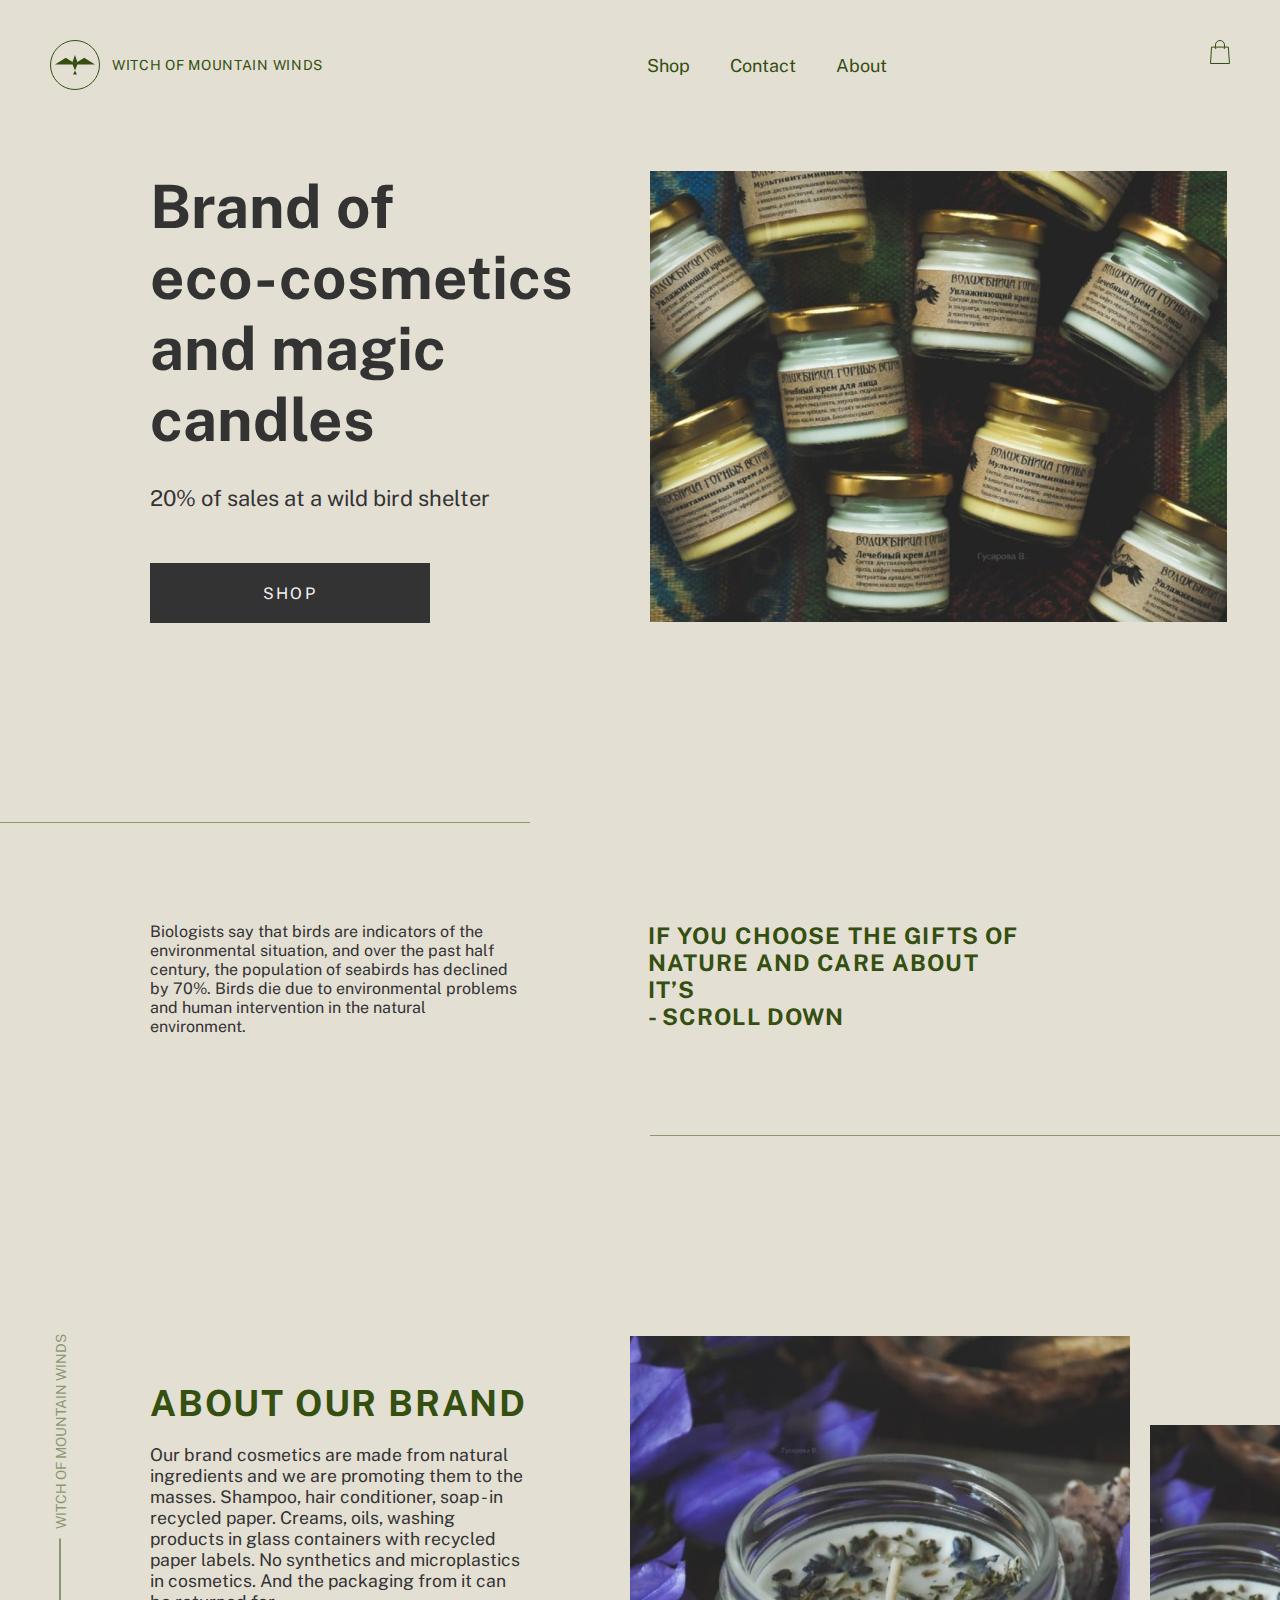
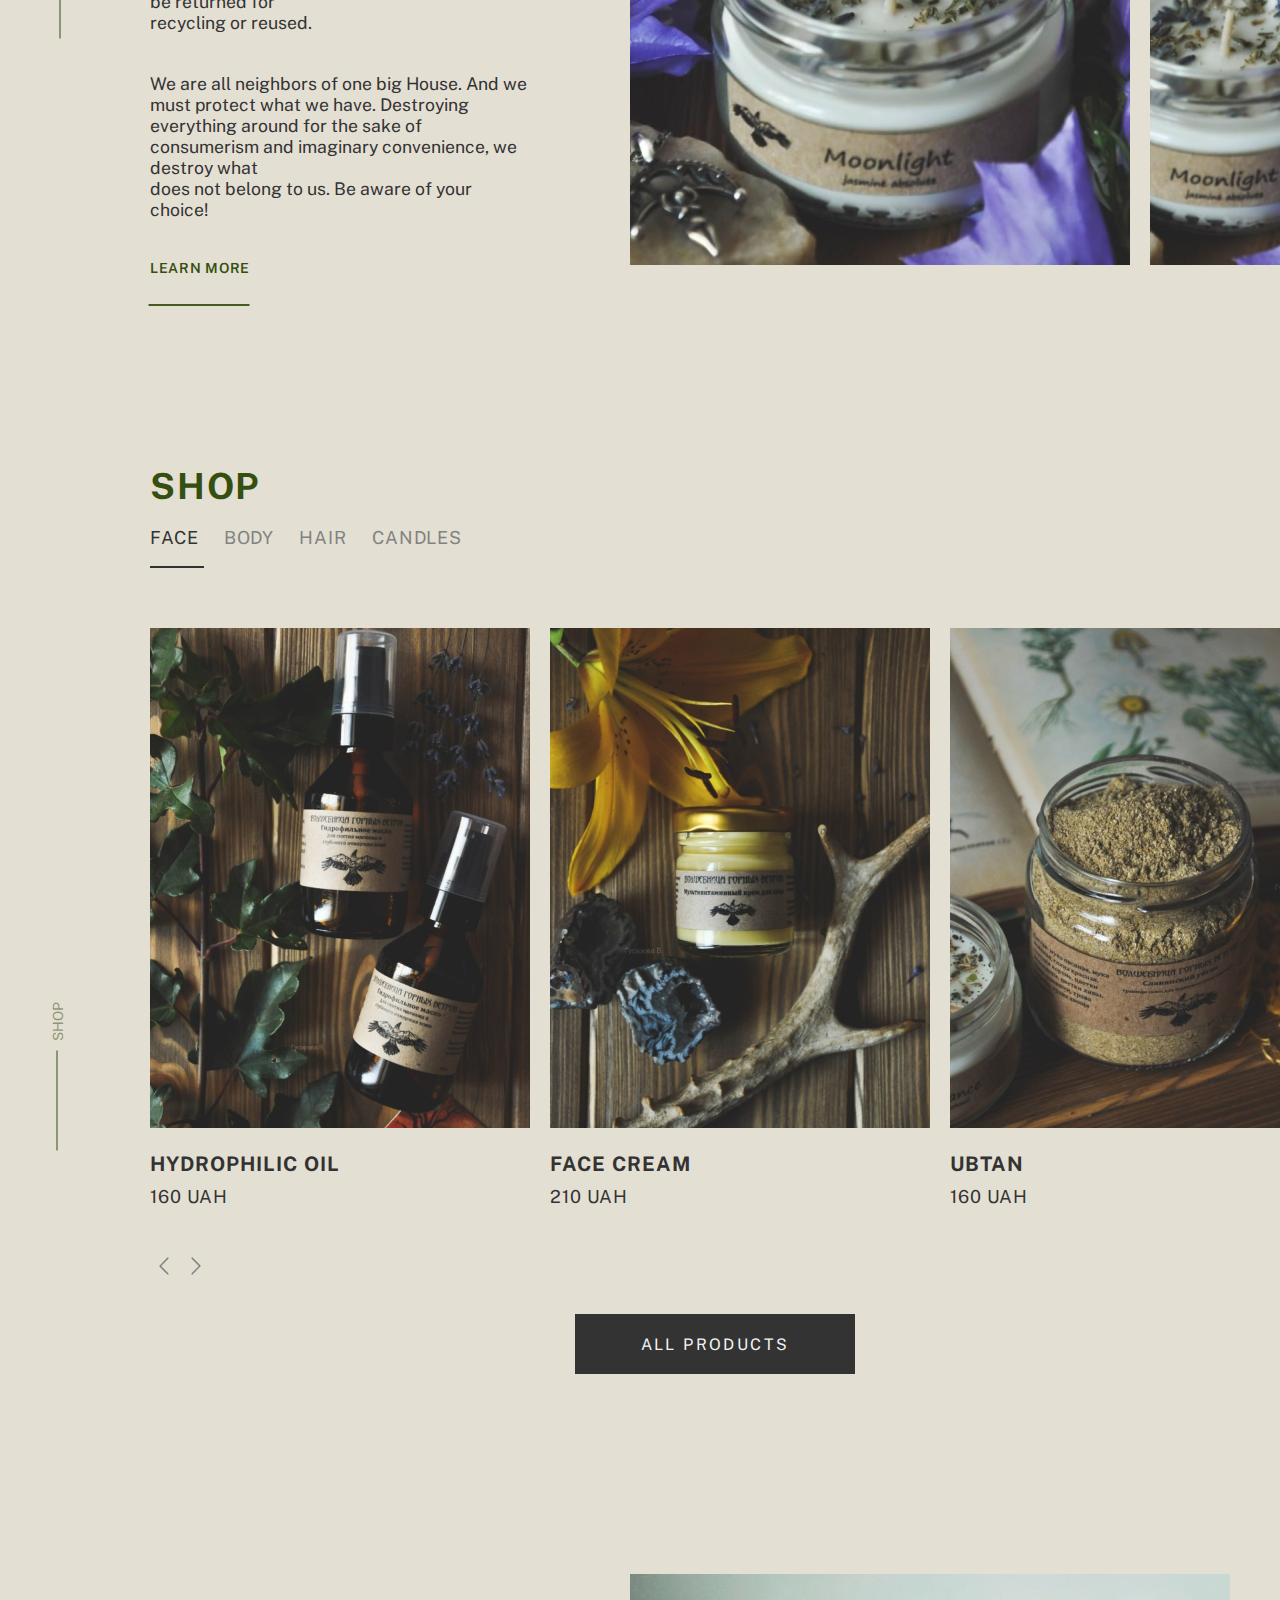
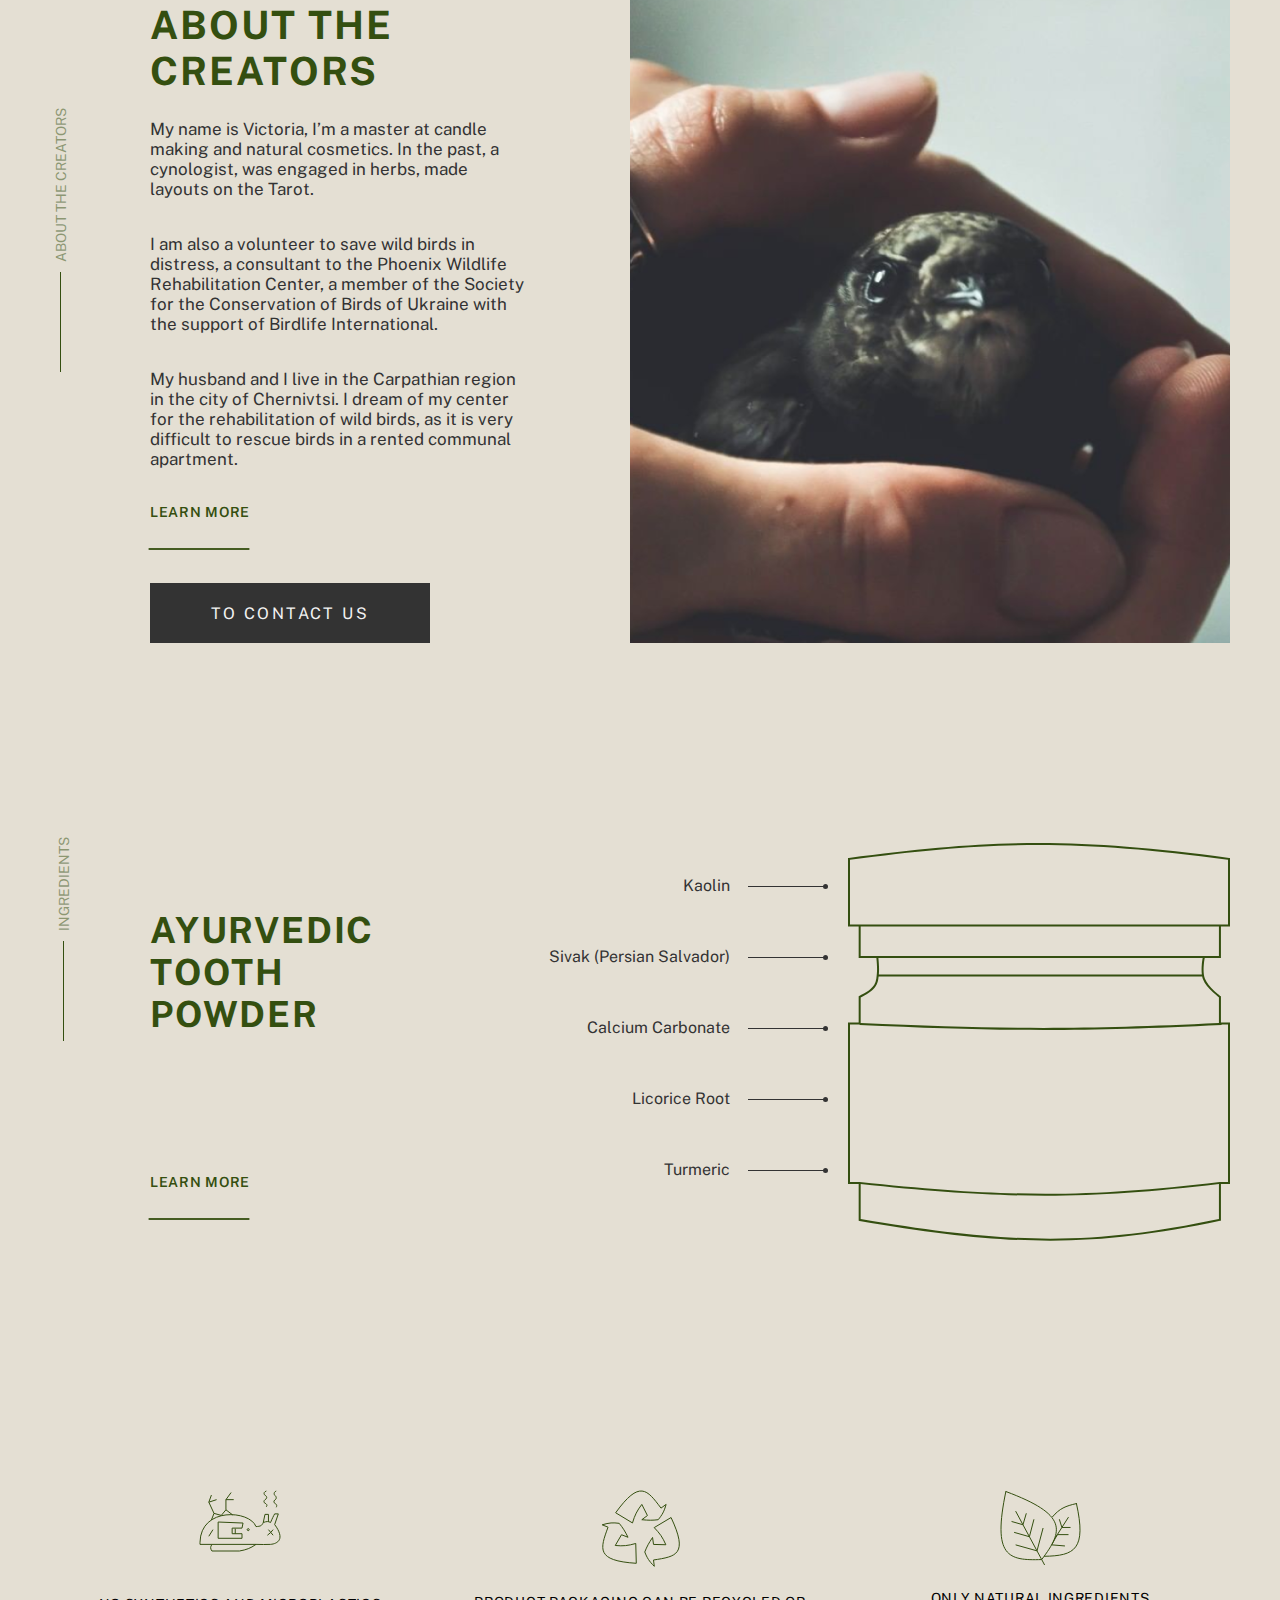
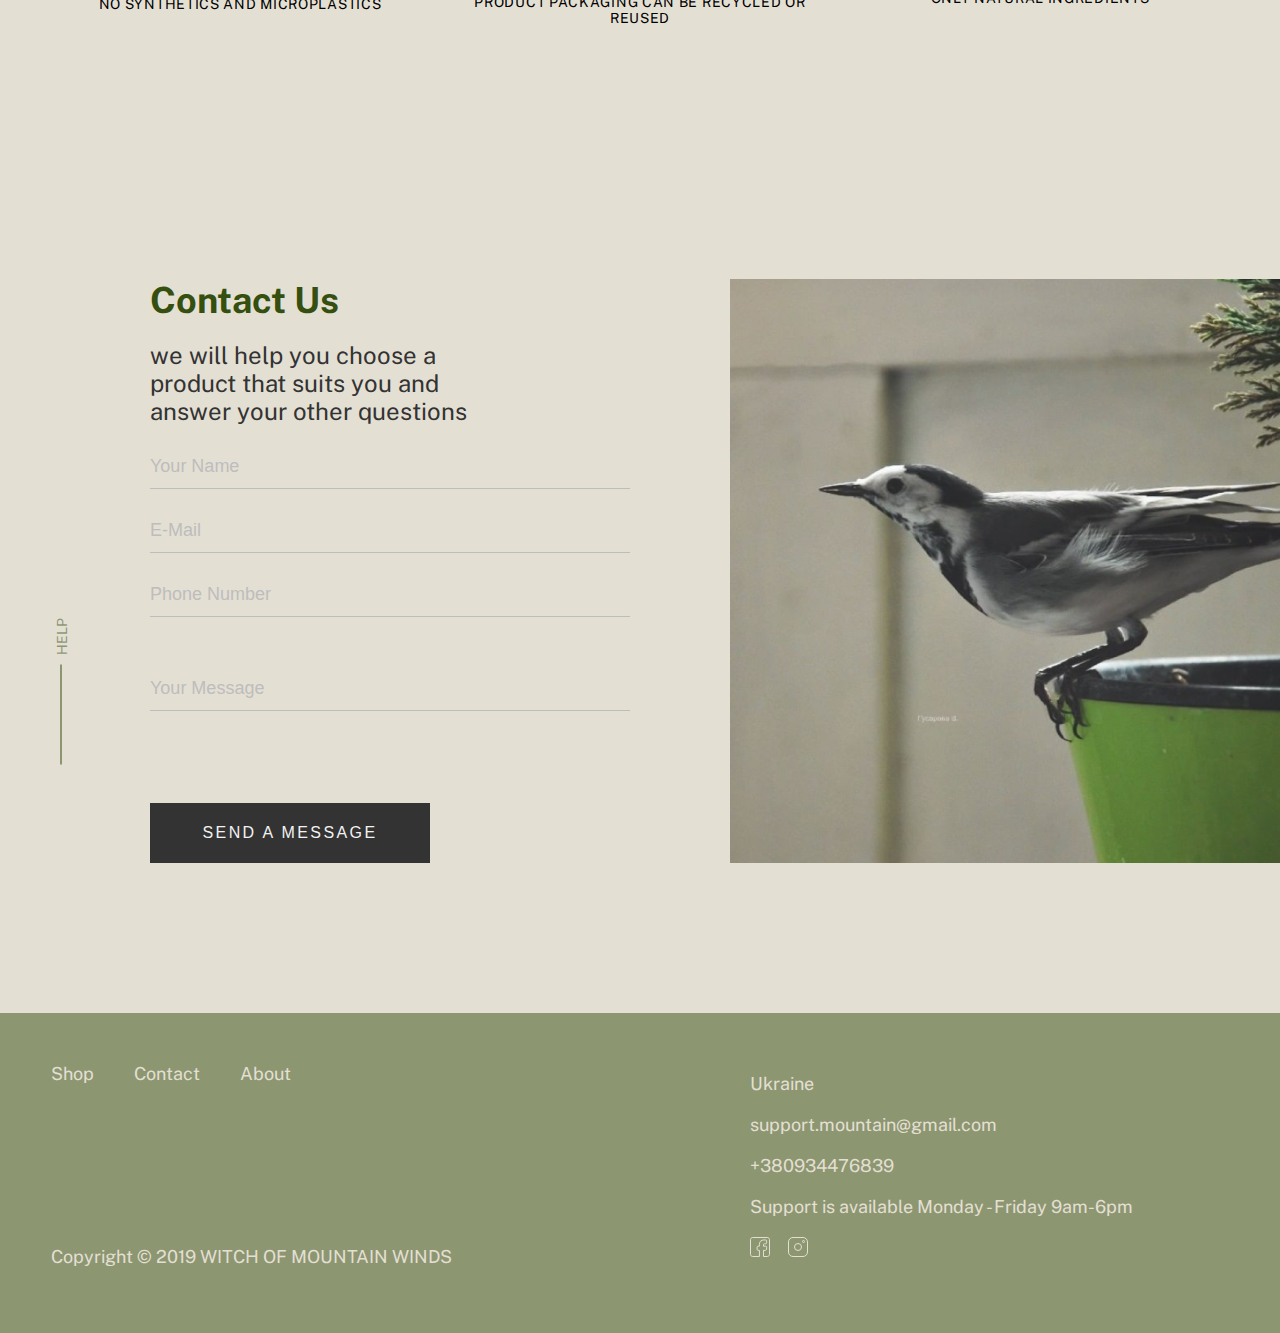
<file: index.html>
<!DOCTYPE html>
<html lang="en">
  <head>
    <meta charset="UTF-8">
    <meta name="viewport" content="width=device-width, initial-scale=1.0">
    <title>Eco cosmetics</title>
    <link rel="stylesheet" href="./styles/main.css">
    <link href="https://fonts.googleapis.com/css?family=Raleway&display=swap" rel="stylesheet">
    <link href="https://fonts.googleapis.com/css?family=Public+Sans&display=swap" rel="stylesheet">
    <link rel="shortcut icon" href="images/logo.svg" type="image/svg">
  </head>
  <body>

    <header class="header" id="header">
      <input
        type="checkbox"
        id="toggle"
        class="nav__toggler"
        >
        <label for="toggle" class="menu-hamb">
          <span class="menu__span"></span>
        </label>
        <div class="header__nav-scroll scroll">
          <div class="scroll__wrap">
            <div class="scroll__stick">
              <span class="scroll__three-stick"></span>
            </div>
            <nav>
              <ul class="scroll__list">
                <li class="scroll__item">
                  <a href="index.html#shop" class="scroll__link">
                    Shop
                  </a>
                </li>
                <li class="scroll__item">
                  <a href="#" class="scroll__link">
                    Contact
                  </a>
                </li>
                <li class="scroll__item">
                  <a href="#" class="scroll__link">
                    About
                  </a>
                </li>
              </ul>
            </nav>
          </div>
        </div>
      <div class="header__wrap">
        <div class="header__logo">
          <a href="index.html#header" class="header__logo--link">
            <img
              src="images/logo.svg"
              alt="Logo page"
              width="50"
              height="50"
              class="header__logo--img"
            >
            <p class="header__text">
              witch of mountain winds
            </p>
          </a>
        </div>
        <div class="header__nav">
          <nav class="nav">
            <ul class="nav__list">
              <li class="nav__item">
                <a href="index.html#shop" class="nav__link">
                  Shop
                </a>
              </li>
              <li class="nav__item">
                <a href="index.html#contact" class="nav__link">
                  Contact
                </a>
              </li>
              <li class="nav__item">
                <a href="index.html#about" class="nav__link">
                  About
                </a>
              </li>
            </ul>
          </nav>
        </div>
        <div class="header__market">
          <a href="product.html">
            <img
              src="images/market.svg"
              alt="Image market"
              class="header__market--img"
            >
          </a>
        </div>
      </div>
    </header>

    <section class="brand">
      <div class="brand__wrap">
        <div class="brand__text">
          <h2 class="brand__title">
            Brand of <br> eco-cosmetics and magic candles
          </h2>
          <h2 class="brand__title--mobile">
            Brand of eco-cosmetics <br> and magic candles
          </h2>
          <h2 class="brand__title--se-mobile">
            Brand of eco-cosmetics <br> and magic candles
          </h2>
          <p class="brand__sale">
            20% of sales at a wild bird shelter
          </p>
          <a href="#shop" class="brand__link">
            <div class="brand__button">
              shop
            </div>
          </a>
        </div>
        <div class="brand__img">
          <img
            src="images/brand/1.png"
            alt="Image cosmetics"
            class="brand__image"
          >
        </div>
      </div>
    </section>

    <section class="description">
      <div class="description__wrap">
        <div class="description__text">
            Biologists say that birds are indicators of
            the environmental situation, and over the
            past half century, the population of seabirds
            has declined <br> by 70%. Birds die due to
            environmental problems and human intervention
            in the natural <br> environment.
        </div>
        <div class="description__title">
          <h2 class="description__title--text">
            if you choose the gifts of <br> nature and care
            about it’s <br> - scroll down
          </h2>
        </div>
      </div>
    </section>

    <section class="about">
      <div class="about__wrap">
        <div class="about__text">
          <h2 class="about__title">
            about our brand
          </h2>
          <p class="about__desc">
            Our brand cosmetics are made from natural
            ingredients and we are promoting them to
            the masses. Shampoo, hair conditioner,
            soap - in recycled paper. Creams, oils,
            washing products in glass containers with
            recycled paper labels. No synthetics and
            microplastics in cosmetics. And the packaging
            from it can be returned for <br> recycling or reused.
          </p>
          <p class="about__desc about__desc--mobile">
            We are all neighbors of one big House. And we
            must protect what we have. Destroying <br> everything
            around for the sake of consumerism and imaginary
            convenience, we destroy what <br> does not belong to
            us. Be aware of your choice!
          </p>
          <a href="#" class="learn-more">
            <div class="learn-more__button">
              learn more
            </div>
          </a>
        </div>
        <div class="about__large-img">
          <img
            src="images/about/1.png"
            alt="Cosmetics"
            class="about__first-img"
          >
        </div>
        <div class="about__small-img">
          <img
            src="images/about/2.png"
            alt="Cosmetics"
            class="about__two-img"
          >
        </div>
      </div>
      <div class="about__left-side">
        witch of mountain winds
      </div>
    </section>

    <section class="shop">
      <div class="shop__wrap">
        <div class="shop__title-nav" id="shop">
          <h2 class="shop__title">
            shop
          </h2>
          <nav class="shop__nav">
            <ul class="shop__nav-list">
              <li class="shop__nav-item">
                <a href="#" class="shop__nav-link shop__nav--active">
                  face
                </a>
              </li>
              <li class="shop__nav-item">
                <a href="#" class="shop__nav-link">
                  body
                </a>
              </li>
              <li class="shop__nav-item">
                <a href="#" class="shop__nav-link">
                  hair
                </a>
              </li>
              <li class="shop__nav-item">
                <a href="#" class="shop__nav-link">
                  candles
                </a>
              </li>
            </ul>
          </nav>
        </div>
        <div class="shop__container">
          <div class="shop__card">
            <a href="#">
              <img
                src="images/shop/1.png"
                alt="Hydrophilic"
                class="shop__img"
              >
            </a>
            <a href="#" class="shop__name">
              Hydrophilic oil
            </a>
            <p class="shop__price">
              160 UAH
            </p>
          </div>
          <div class="shop__card shop__card--mobile">
            <a href="#">
              <img
                src="images/shop/2.png"
                alt="Hydrophilic"
                class="shop__img"
              >
            </a>
            <a href="#" class="shop__name ">
              face cream
            </a>
            <p class="shop__price">
              210 UAH
            </p>
          </div>
          <div class="shop__card shop__card--se-mobile">
            <a href="#">
              <img
                src="images/shop/3.png"
                alt="Hydrophilic"
                class="shop__img"
              >
            </a>
            <a href="#" class="shop__name">
              ubtan
            </a>
            <p class="shop__price">
              160 UAH
            </p>
          </div>
        </div>
        <div class="shop__arrow arrow">
          <img
            src="images/shop/back.svg"
            alt="arrow back"
            class="arrow__left"
          >
          <img
            src="images/shop/next.svg"
            alt="arrow next"
            class="arrow__right"
          >
        </div>
        <a href="product.html" class="brand__link">
          <div class="brand__button --shop__button">
            all products
          </div>
        </a>
      </div>

      <div class="shop__left-side">
        shop
      </div>
    </section>

    <section class="creators">
      <div class="creators__wrap" id="about">
        <div class="creators__container">
          <div class="creators__text">
            <h2 class="creators__title">
              about the creators
            </h2>
            <p class="creators__desc">
              My name is Victoria, I’m a master at
              candle making and natural cosmetics.
              In the past, a cynologist, was engaged
              in herbs, made layouts on the Tarot.
            </p>
            <p class="creators__desc">
              I am also a volunteer to save wild birds
              in distress, a consultant to the Phoenix
              Wildlife Rehabilitation Center, a member
              of the Society for the Conservation of
              Birds of Ukraine with the support of
              Birdlife International.
            </p>
            <p class="creators__desc creators__desc--mobile">
              My husband and I live in the Carpathian
              region in the city of Chernivtsi.
              I dream of my center for the rehabilitation
              of wild birds, as it is very difficult to
              rescue birds in a rented communal apartment.
            </p>
            <a href="#" class="learn-more">
              <div class="learn-more__button creators__learn">
                learn more
              </div>
            </a>
            <a href="#" class="brand__link">
              <div class="brand__button creators__button">
                to contact us
              </div>
            </a>
          </div>
          <div class="creators__img">
            <img
              src="images/creators/1.png"
              alt="photo sparrow"
              class="creators__image"
            >
          </div>
        </div>
      </div>
      <div class="creators__left-side">
        about the creators
      </div>
    </section>

    <section class="powder">
      <div class="powder__wrap">
        <div class="powder__content">
          <div class="powder__text">
            <h2 class="powder__title">
              Ayurvedic Tooth Powder
            </h2>
            <a href="#" class="learn-more">
              <div class="learn-more__button creators__learn">
                learn more
              </div>
            </a>
          </div>
          <div class="powder__quote">
            <div class="powder__desc">
              <p class="powder__name">
                Kaolin
              </p>
              <p class="powder__name">
                sivak
                <span class="powder__name--mobile">
                  (Persian salvador)
                </span>
              </p>
              <p class="powder__name">
                calcium carbonate
              </p>
              <p class="powder__name">
                licorice root
              </p>
              <p class="powder__name">
                turmeric
              </p>
            </div>
            <div class="powder__image">
              <img
                src="images/powder/1.svg"
                alt="bank image"
              >
            </div>
          </div>
        </div>
      </div>
      <div class="powder__left-side">
        Ingredients
      </div>
    </section>

    <section class="advantage">
      <div class="advantage__wrap">
        <div class="advantage__container">
          <div class="advantage__card">
            <img
              src="images/powder/3.svg"
              alt="snail"
              class="advantage__img"
            >
            <p class="advantage__text">
              No synthetics and microplastics
            </p>
          </div>
          <div class="advantage__card">
            <img
              src="images/powder/2.svg"
              alt="processing"
              class="advantage__img"
            >
            <p class="advantage__text">
              product packaging can be recycled or reused
            </p>
          </div>
          <div class="advantage__card">
            <img
              src="images/powder/4.svg"
              alt="nature"
              class="advantage__img"
            >
            <p class="advantage__text">
              only natural ingredients
            </p>
          </div>
        </div>
      </div>
    </section>

    <section class="contact">
      <div class="contact__wrap">
        <div class="contact__container" id="contact">
          <div class="contact__text">
            <h2 class="contact__title">
              contact us
            </h2>
            <p class="contact__quote">
              we will help you choose a product
              that suits you and answer your other
              questions
            </p>
            <form
              action="/action.php"
              method="post"
              class="contact__form"
            >
            <input
              type="text"
              class="contact__input"
              minlength="3"
              maxlength="18"
              placeholder="Your Name"
              required
            >
            <input
              type="email"
              class="contact__input"
              placeholder="E-Mail"
              required
            >
            <input
              type="tel"
              pattern="[0-9]{10}"
              class="contact__input"
              placeholder="Phone Number"
              required
            >
            <input
              type="text"
              class="contact__input"
              minlength="5"
              maxlength="40"
              placeholder="Your Message"
              required
            >
            <button class="contact__button">
              send a message
            </button>
            </form>
          </div>
          <div class="contact__img">
            <img
              src="images/contact/1.png"
              alt="sparrow"
              class="contact__image"
            >
          </div>
        </div>
      </div>
      <div class="contact__left-side">
        help
      </div>
    </section>

    <footer class="footer">
      <div class="footer__wrap">
        <div class="footer__container">
          <div class="footer__wrapper">
            <div class="footer__links">
              <nav class="footer__nav nav-footer">
                <ul class="nav-footer__list">
                  <li class="nav-footer__item">
                    <a href="index.html#shop" class="nav-footer__link">
                      Shop
                    </a>
                  </li>
                  <li class="nav-footer__item">
                    <a href="index.html#contact" class="nav-footer__link">
                      Contact
                    </a>
                  </li>
                  <li class="nav-footer__item">
                    <a href="index.html#about" class="nav-footer__link">
                      About
                    </a>
                  </li>
                </ul>
              </nav>
              <div class="footer__soc--mobile">
                <a href="https://www.facebook.com/"
                  class="footer__soc-link"
                >
                  <img
                    src="images/footer/1.svg"
                    alt="Facebook"
                    class="footer__img"
                  >
                </a>
                <a
                  href="https://www.instagram.com/?hl=ru"
                  class="footer__soc-link"
                >
                  <img
                    src="images/footer/2.svg"
                    alt="Instagram"
                    class="footer__img"
                  >
                </a>
              </div>
              <p class="footer__rights footer__rights--se-mobile">
                <span class="footer__copyright">
                  Copyright &copy;
                </span>
                2019 witch of mountain winds
              </p>
            </div>
            <div class="footer__info">
              <a
                href="https://www.google.com/maps/place/%D0%9A%D0%B8%D0%B5%D0%B2,+02000/@50.4021702,30.39261,11z/data=!3m1!4b1!4m13!1m7!3m6!1s0x40d1d9c154700e8f:0x1068488f64010!2z0KPQutGA0LDQuNC90LA!3b1!8m2!3d48.379433!4d31.1655799!3m4!1s0x40d4cf4ee15a4505:0x764931d2170146fe!8m2!3d50.4505091!4d30.5255127"
                class="footer__info-link"
              >
                Ukraine
              </a>
              <a href="mailto:someone@yoursite.com" class="footer__info-link">
                support.mountain@gmail.com
              </a>
              <a href="tel:+380934476839" class="footer__info-link">
                +380934476839
              </a>
              <p class="footer__info-link">
                Support is available Monday - Friday 9am-6pm
              </p>
              <div class="footer__soc">
                <a href="https://www.facebook.com/"
                  class="footer__soc-link"
                >
                  <img
                    src="images/footer/1.svg"
                    alt="Facebook"
                    class="footer__img"
                  >
                </a>
                <a
                  href="https://www.instagram.com/?hl=ru"
                  class="footer__soc-link"
                >
                  <img
                    src="images/footer/2.svg"
                    alt="Instagram"
                    class="footer__img"
                  >
                </a>
              </div>
              <p class="footer__rights footer--se-mobile">
                &copy; 2019 witch of mountain <br> winds
              </p>
            </div>
          </div>
        </div>
      </div>
    </footer>


    <script type="text/javascript" src="scripts/main.js"></script>
  </body>
</html>
</file>
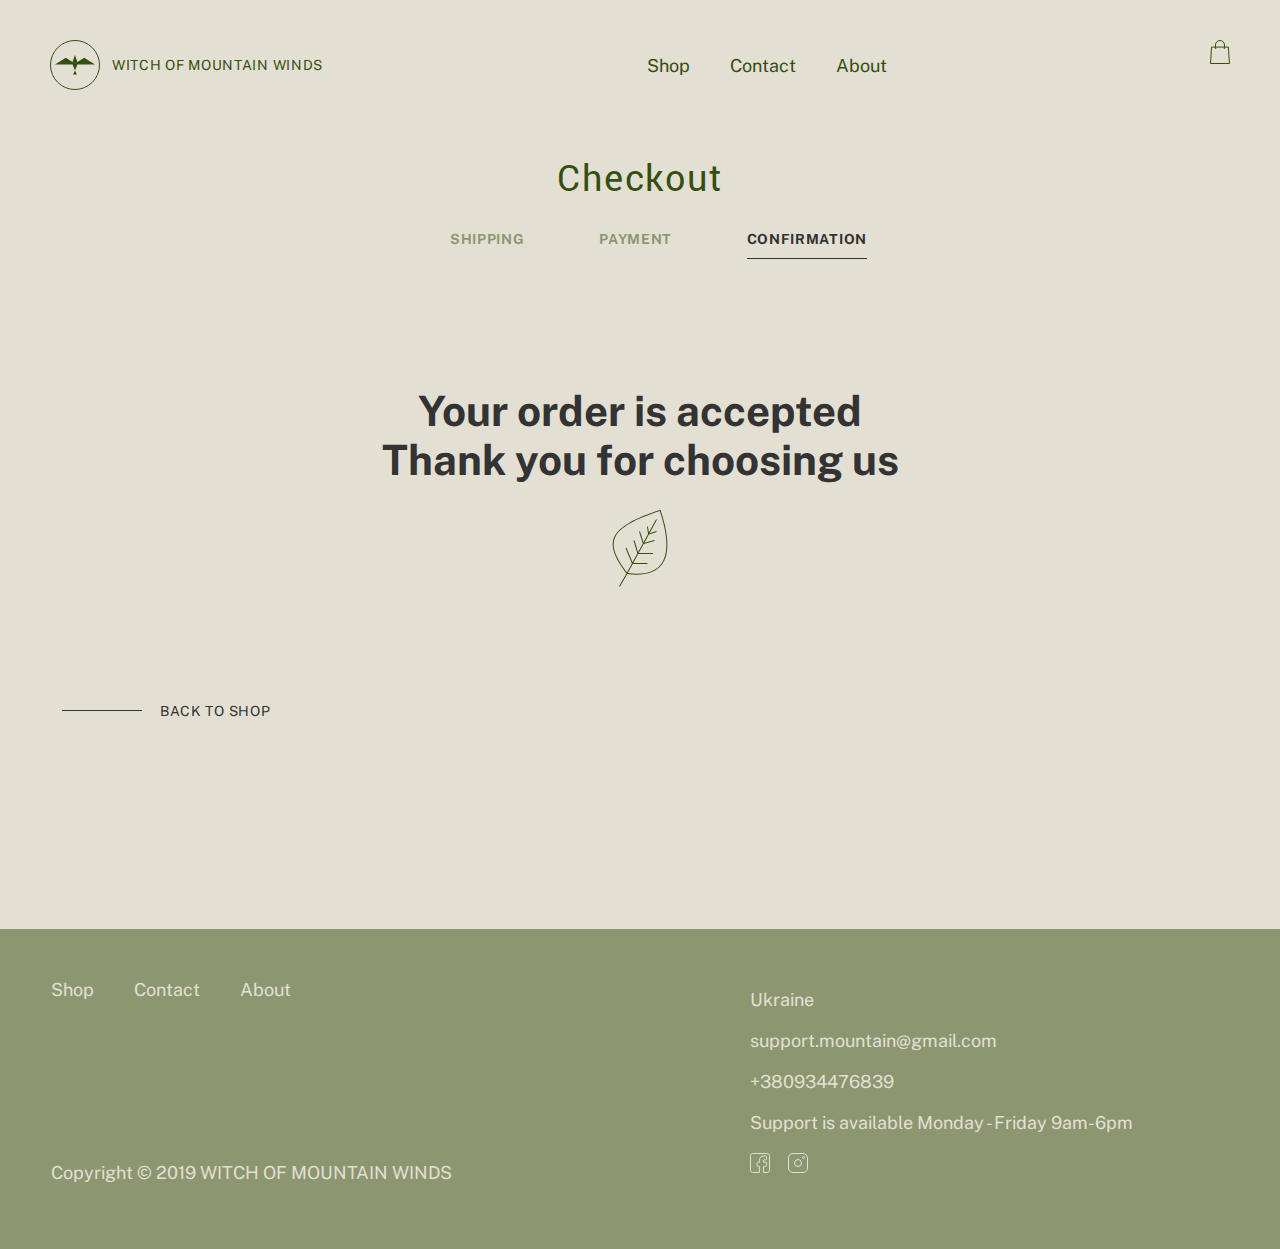
<file: confirm.html>
<!DOCTYPE html>
<html lang="en">
  <head>
    <meta charset="UTF-8">
    <meta name="viewport" content="width=device-width, initial-scale=1.0">
    <title>PAYMENT</title>
    <link rel="stylesheet" href="./styles/main.css">
    <link href="https://fonts.googleapis.com/css?family=Raleway&display=swap" rel="stylesheet">
    <link href="https://fonts.googleapis.com/css?family=Public+Sans&display=swap" rel="stylesheet">
    <link rel="shortcut icon" href="images/logo.svg" type="image/svg">
  </head>
  <body>
    <header class="header" id="header">
      <input
        type="checkbox"
        id="toggle"
        class="nav__toggler"
        >
        <label for="toggle" class="menu-hamb">
          <span class="menu__span"></span>
        </label>
        <div class="header__nav-scroll scroll">
          <div class="scroll__wrap">
            <div class="scroll__stick">
              <span class="scroll__three-stick"></span>
            </div>
            <nav>
              <ul class="scroll__list">
                <li class="scroll__item">
                  <a href="index.html#shop" class="scroll__link">
                    Shop
                  </a>
                </li>
                <li class="scroll__item">
                  <a href="#" class="scroll__link">
                    Contact
                  </a>
                </li>
                <li class="scroll__item">
                  <a href="#" class="scroll__link">
                    About
                  </a>
                </li>
              </ul>
            </nav>
          </div>
        </div>
      <div class="header__wrap">
        <div class="header__logo">
          <a href="index.html#header" class="header__logo--link">
            <img
              src="images/logo.svg"
              alt="Logo page"
              width="50"
              height="50"
              class="header__logo--img"
            >
            <p class="header__text">
              witch of mountain winds
            </p>
          </a>
        </div>
        <div class="header__nav">
          <nav class="nav">
            <ul class="nav__list">
              <li class="nav__item">
                <a href="index.html#shop" class="nav__link">
                  Shop
                </a>
              </li>
              <li class="nav__item">
                <a href="index.html#contact" class="nav__link">
                  Contact
                </a>
              </li>
              <li class="nav__item">
                <a href="index.html#about" class="nav__link">
                  About
                </a>
              </li>
            </ul>
          </nav>
        </div>
        <div class="header__market">
          <a href="product.html">
            <img
              src="images/market.svg"
              alt="Image market"
              class="header__market--img"
            >
          </a>
        </div>
      </div>
    </header>

    <section class="checkout">
      <div class="checkout__wrap">
        <div class="checkout__container">
          <div class="checkout__title">
            <h1 class="checkout__title-text">
              Checkout
            </h1>

          </div>
          <p class="checkout__title--mobile checkout__title-confirm">
            confirmation
          </p>
          <nav class="checkout__nav">
            <ul class="checkout__list">
              <li class="checkout__item checkout--no-active">
                Shipping
              </li>
              <li class="checkout__item checkout--no-active">
                payment
              </li>
              <li class="checkout__item checkout--active">
                confirmation
              </li>
            </ul>
          </nav>
          <div class="checkout__conf conf">
            <p class="conf__title">
              Your order is accepted <br>
              Thank you for choosing us
            </p>
            <img src="images/payment/3.svg" alt="Nature">
          </div>
        </div>
      </div>
      <div class="checkout__back back">
        <a href="index.html#header" class="back__text--link">
          <p class="back__text">
            back to shop
          </p>
        </a>
      </div>
    </section>

    <footer class="footer  footer__product">
      <div class="footer__wrap">
        <div class="footer__container">
          <div class="footer__wrapper">
            <div class="footer__links">
              <nav class="footer__nav nav-footer">
                <ul class="nav-footer__list">
                  <li class="nav-footer__item">
                    <a href="index.html#shop" class="nav-footer__link">
                      Shop
                    </a>
                  </li>
                  <li class="nav-footer__item">
                    <a href="index.html#contact" class="nav-footer__link">
                      Contact
                    </a>
                  </li>
                  <li class="nav-footer__item">
                    <a href="index.html#about" class="nav-footer__link">
                      About
                    </a>
                  </li>
                </ul>
              </nav>
              <div class="footer__soc--mobile">
                <a href="https://www.facebook.com/"
                  class="footer__soc-link"
                >
                  <img
                    src="images/footer/1.svg"
                    alt="Facebook"
                    class="footer__img"
                  >
                </a>
                <a
                  href="https://www.instagram.com/?hl=ru"
                  class="footer__soc-link"
                >
                  <img
                    src="images/footer/2.svg"
                    alt="Instagram"
                    class="footer__img"
                  >
                </a>
              </div>
              <p class="footer__rights footer__rights--se-mobile">
                <span class="footer__copyright">
                  Copyright &copy;
                </span>
                2019 witch of mountain winds
              </p>
            </div>
            <div class="footer__info">
              <a
                href="https://www.google.com/maps/place/%D0%9A%D0%B8%D0%B5%D0%B2,+02000/@50.4021702,30.39261,11z/data=!3m1!4b1!4m13!1m7!3m6!1s0x40d1d9c154700e8f:0x1068488f64010!2z0KPQutGA0LDQuNC90LA!3b1!8m2!3d48.379433!4d31.1655799!3m4!1s0x40d4cf4ee15a4505:0x764931d2170146fe!8m2!3d50.4505091!4d30.5255127"
                class="footer__info-link"
              >
                Ukraine
              </a>
              <a href="mailto:someone@yoursite.com" class="footer__info-link">
                support.mountain@gmail.com
              </a>
              <a href="tel:+380934476839" class="footer__info-link">
                +380934476839
              </a>
              <p class="footer__info-link">
                Support is available Monday - Friday 9am-6pm
              </p>
              <div class="footer__soc">
                <a href="https://www.facebook.com/"
                  class="footer__soc-link"
                >
                  <img
                    src="images/footer/1.svg"
                    alt="Facebook"
                    class="footer__img"
                  >
                </a>
                <a
                  href="https://www.instagram.com/?hl=ru"
                  class="footer__soc-link"
                >
                  <img
                    src="images/footer/2.svg"
                    alt="Instagram"
                    class="footer__img"
                  >
                </a>
              </div>
              <p class="footer__rights footer--se-mobile">
                &copy; 2019 witch of mountain <br> winds
              </p>
            </div>
          </div>
        </div>
      </div>
    </footer>
  </body>
</html>
</file>
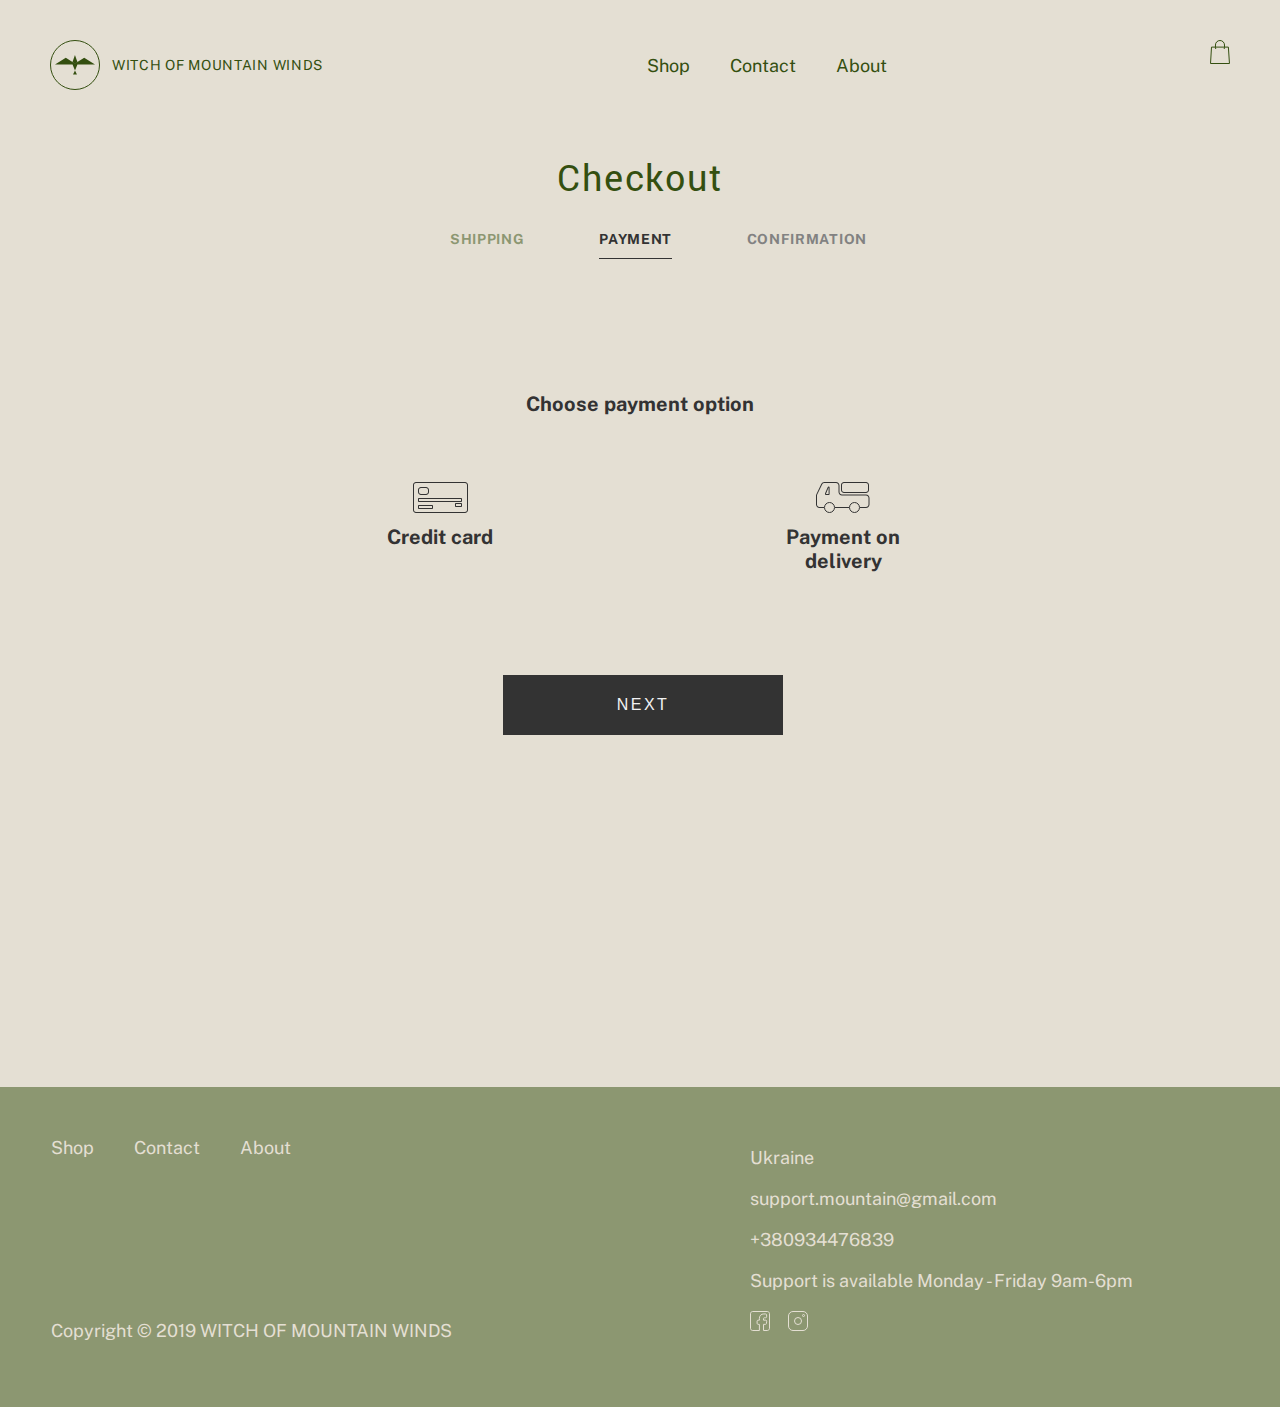
<file: payment.html>
<!DOCTYPE html>
<html lang="en">
  <head>
    <meta charset="UTF-8">
    <meta name="viewport" content="width=device-width, initial-scale=1.0">
    <title>PAYMENT</title>
    <link rel="stylesheet" href="./styles/main.css">
    <link href="https://fonts.googleapis.com/css?family=Raleway&display=swap" rel="stylesheet">
    <link href="https://fonts.googleapis.com/css?family=Public+Sans&display=swap" rel="stylesheet">
    <link rel="shortcut icon" href="images/logo.svg" type="image/svg">
  </head>
  <body>
    <header class="header" id="header">
      <input
        type="checkbox"
        id="toggle"
        class="nav__toggler"
        >
        <label for="toggle" class="menu-hamb">
          <span class="menu__span"></span>
        </label>
        <div class="header__nav-scroll scroll">
          <div class="scroll__wrap">
            <div class="scroll__stick">
              <span class="scroll__three-stick"></span>
            </div>
            <nav>
              <ul class="scroll__list">
                <li class="scroll__item">
                  <a href="index.html#shop" class="scroll__link">
                    Shop
                  </a>
                </li>
                <li class="scroll__item">
                  <a href="#" class="scroll__link">
                    Contact
                  </a>
                </li>
                <li class="scroll__item">
                  <a href="#" class="scroll__link">
                    About
                  </a>
                </li>
              </ul>
            </nav>
          </div>
        </div>
      <div class="header__wrap">
        <div class="header__logo">
          <a href="index.html#header" class="header__logo--link">
            <img
              src="images/logo.svg"
              alt="Logo page"
              width="50"
              height="50"
              class="header__logo--img"
            >
            <p class="header__text">
              witch of mountain winds
            </p>
          </a>
        </div>
        <div class="header__nav">
          <nav class="nav">
            <ul class="nav__list">
              <li class="nav__item">
                <a href="index.html#shop" class="nav__link">
                  Shop
                </a>
              </li>
              <li class="nav__item">
                <a href="index.html#contact" class="nav__link">
                  Contact
                </a>
              </li>
              <li class="nav__item">
                <a href="index.html#about" class="nav__link">
                  About
                </a>
              </li>
            </ul>
          </nav>
        </div>
        <div class="header__market">
          <a href="product.html">
            <img
              src="images/market.svg"
              alt="Image market"
              class="header__market--img"
            >
          </a>
        </div>
      </div>
    </header>

    <section class="checkout">
      <div class="checkout__wrap">
        <div class="checkout__container">
          <div class="checkout__title">
            <h1 class="checkout__title-text">
              Checkout
            </h1>
          </div>
          <nav class="checkout__nav">
            <ul class="checkout__list">
              <li class="checkout__item checkout--no-active">
                Shipping
              </li>
              <li class="checkout__item checkout--active">
                payment
              </li>
              <li class="checkout__item">
                confirmation
              </li>
            </ul>
          </nav>
        </div>
        <p class="checkout__title--mobile">
          payment
        </p>
        <div class="checkout__choose choose">
          <div class="choose__title">
            <p class="choose__title-text">
              Choose payment option
            </p>
          </div>
          <div class="choose__wrap">
            <div class="choose__container">
              <div class="choose__card">
                <img
                  src="images/payment/1.svg"
                  alt="Choose card"
                  class="choose__img"
                >
                <p class="choose__desc">
                  Credit card
                </p>

              </div>
              <div class="choose__card">
                <img
                src="images/payment/2.svg"
                alt="Choose card"
                class="choose__img"
                >
                <p class="choose__desc">
                  Payment on delivery
                </p>
              </div>
              <form
                action="confirm.html"
                class="choose__form"
                method="GET"
              >
                <input
                  type="radio"
                  id="card"
                  name="card"
                  class="choose__radio-card choose__radio"
                  required
                >
                <label for="card" class="choose-card">
                </label>
                <input
                  type="radio"
                  id="dil"
                  name="card"
                  class="choose__radio-dil choose__radio"
                  required
                >
                <label for="dil" class="choose-dil"></label>
                <a href="google.com">
                  <button class="contact__button choose--button">
                    next
                  </button>
                </a>
              </form>
            </div>
          </div>
        </div>
      </div>
    </section>

    <footer class="footer footer__product">
      <div class="footer__wrap">
        <div class="footer__container">
          <div class="footer__wrapper">
            <div class="footer__links">
              <nav class="footer__nav nav-footer">
                <ul class="nav-footer__list">
                  <li class="nav-footer__item">
                    <a href="index.html#shop" class="nav-footer__link">
                      Shop
                    </a>
                  </li>
                  <li class="nav-footer__item">
                    <a href="index.html#contact" class="nav-footer__link">
                      Contact
                    </a>
                  </li>
                  <li class="nav-footer__item">
                    <a href="index.html#about" class="nav-footer__link">
                      About
                    </a>
                  </li>
                </ul>
              </nav>
              <div class="footer__soc--mobile">
                <a href="https://www.facebook.com/"
                  class="footer__soc-link"
                >
                  <img
                    src="images/footer/1.svg"
                    alt="Facebook"
                    class="footer__img"
                  >
                </a>
                <a
                  href="https://www.instagram.com/?hl=ru"
                  class="footer__soc-link"
                >
                  <img
                    src="images/footer/2.svg"
                    alt="Instagram"
                    class="footer__img"
                  >
                </a>
              </div>
              <p class="footer__rights footer__rights--se-mobile">
                <span class="footer__copyright">
                  Copyright &copy;
                </span>
                2019 witch of mountain winds
              </p>
            </div>
            <div class="footer__info">
              <a
                href="https://www.google.com/maps/place/%D0%9A%D0%B8%D0%B5%D0%B2,+02000/@50.4021702,30.39261,11z/data=!3m1!4b1!4m13!1m7!3m6!1s0x40d1d9c154700e8f:0x1068488f64010!2z0KPQutGA0LDQuNC90LA!3b1!8m2!3d48.379433!4d31.1655799!3m4!1s0x40d4cf4ee15a4505:0x764931d2170146fe!8m2!3d50.4505091!4d30.5255127"
                class="footer__info-link"
              >
                Ukraine
              </a>
              <a href="mailto:someone@yoursite.com" class="footer__info-link">
                support.mountain@gmail.com
              </a>
              <a href="tel:+380934476839" class="footer__info-link">
                +380934476839
              </a>
              <p class="footer__info-link">
                Support is available Monday - Friday 9am-6pm
              </p>
              <div class="footer__soc">
                <a href="https://www.facebook.com/"
                  class="footer__soc-link"
                >
                  <img
                    src="images/footer/1.svg"
                    alt="Facebook"
                    class="footer__img"
                  >
                </a>
                <a
                  href="https://www.instagram.com/?hl=ru"
                  class="footer__soc-link"
                >
                  <img
                    src="images/footer/2.svg"
                    alt="Instagram"
                    class="footer__img"
                  >
                </a>
              </div>
              <p class="footer__rights footer--se-mobile">
                &copy; 2019 witch of mountain <br> winds
              </p>
            </div>
          </div>
        </div>
      </div>
    </footer>
  </body>
</html>
</file>
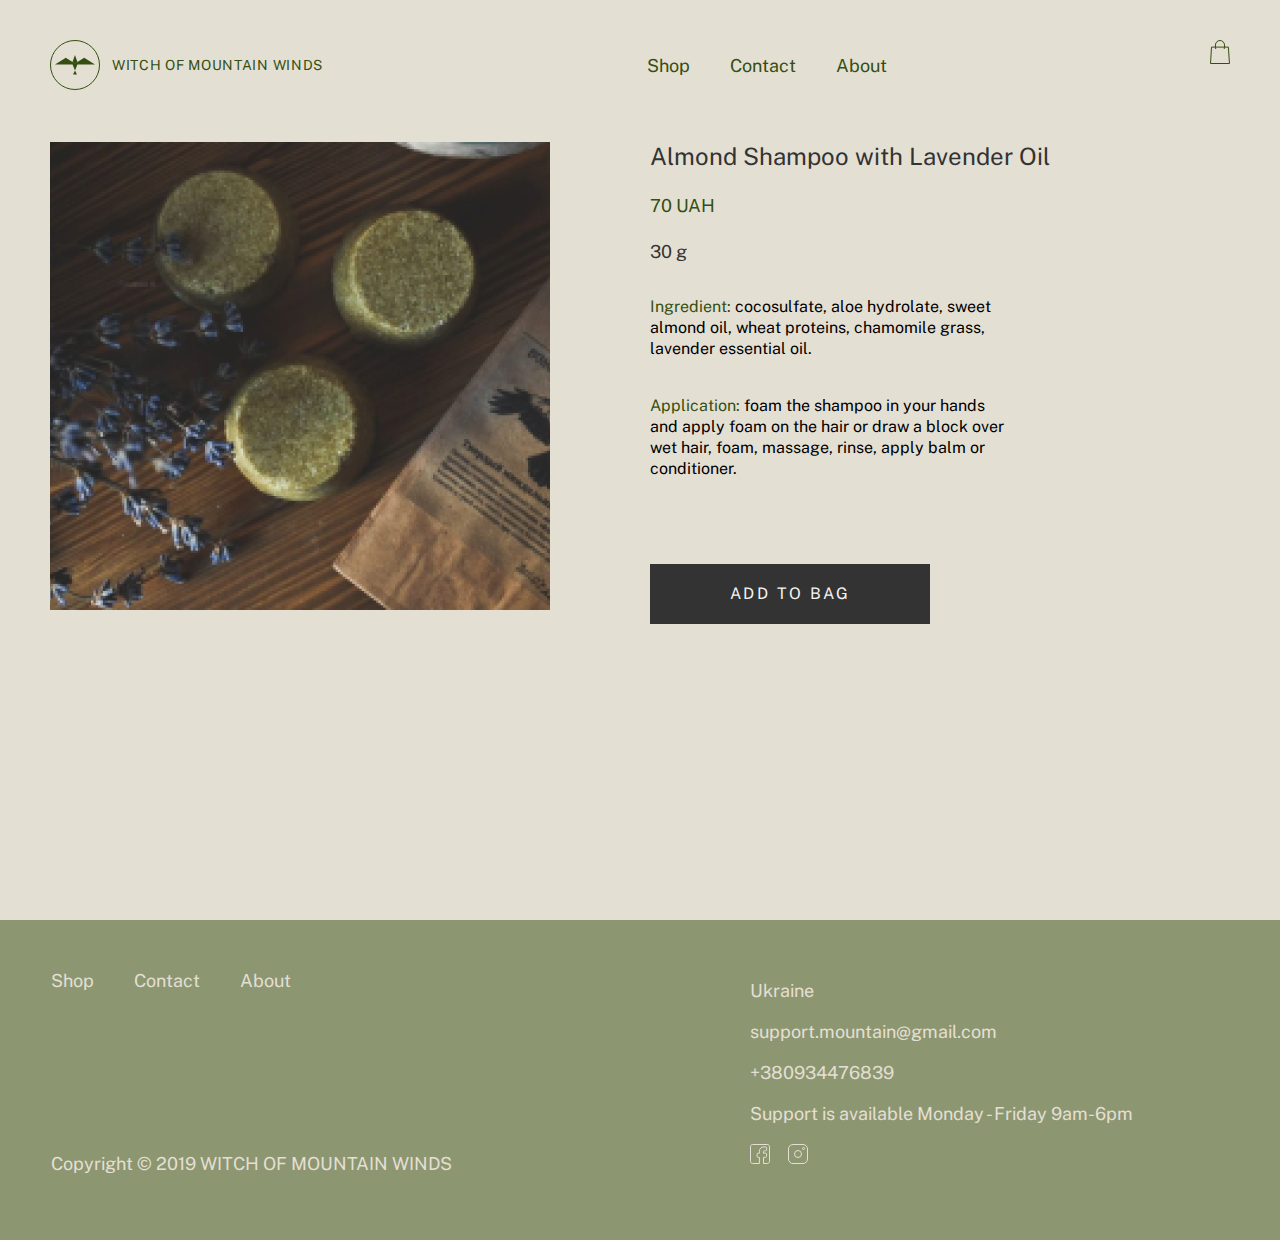
<file: product.html>
<!DOCTYPE html>
<html lang="en">
  <head>
    <meta charset="UTF-8">
    <meta name="viewport" content="width=device-width, initial-scale=1.0">
    <title>Product</title>
    <link rel="stylesheet" href="./styles/main.css">
    <link href="https://fonts.googleapis.com/css?family=Raleway&display=swap" rel="stylesheet">
    <link href="https://fonts.googleapis.com/css?family=Public+Sans&display=swap" rel="stylesheet">
    <link rel="shortcut icon" href="images/logo.svg" type="image/svg">
  </head>
  <body>
    <header class="header" id="header">
      <input
        type="checkbox"
        id="toggle"
        class="nav__toggler"
        >
        <label for="toggle" class="menu-hamb">
          <span class="menu__span"></span>
        </label>
        <div class="header__nav-scroll scroll">
          <div class="scroll__wrap">
            <div class="scroll__stick">
              <span class="scroll__three-stick"></span>
            </div>
            <nav>
              <ul class="scroll__list">
                <li class="scroll__item">
                  <a href="index.html#shop" class="scroll__link">
                    Shop
                  </a>
                </li>
                <li class="scroll__item">
                  <a href="index.html#contact" class="scroll__link">
                    Contact
                  </a>
                </li>
                <li class="scroll__item">
                  <a href="index.html#about" class="scroll__link">
                    About
                  </a>
                </li>
              </ul>
            </nav>
          </div>
        </div>
      <div class="header__wrap">
        <div class="header__logo">
          <a href="index.html#header" class="header__logo--link">
            <img
              src="images/logo.svg"
              alt="Logo page"
              width="50"
              height="50"
              class="header__logo--img"
            >
            <p class="header__text">
              witch of mountain winds
            </p>
          </a>
        </div>
        <div class="header__nav">
          <nav class="nav">
            <ul class="nav__list">
              <li class="nav__item">
                <a href="index.html#shop" class="nav__link">
                  Shop
                </a>
              </li>
              <li class="nav__item">
                <a href="index.html#contact" class="nav__link">
                  Contact
                </a>
              </li>
              <li class="nav__item">
                <a href="index.html#about" class="nav__link">
                  About
                </a>
              </li>
            </ul>
          </nav>
        </div>
        <div class="header__market">
          <a href="product.html">
            <img
              src="images/market.svg"
              alt="Image market"
              class="header__market--img"
            >
          </a>
        </div>
      </div>
    </header>

    <section class="product">
      <div class="product__wrap">
        <div class="product__container">
          <div class="product__img product__img--se">
            <img src="images/product/1.png" alt="Out product" class="product__img--hover">
          </div>
          <div class="product__img product__img--se-mobile">
            <a href="#" class="shop__name product__name">
              Hydrophilic oil
            </a>
            <p class="shop__price product__prc">
              160 UAH
            </p>
            <img src="images/shop/1.png" alt="Out product" class="product__img--hover">
          </div>
          <div class="product__text">
            <p class="product__title">
              Almond Shampoo with Lavender Oil
            </p>
            <p class="product__price">
              70 UAH
            </p>
            <p class="product__weight">
              30 g
            </p>
            <a href="shipping.html" class="brand__link">
              <div class="brand__button product__button product__button--mobile">
                add to bag
              </div>
            </a>
            <p class="product__ing">
              <span class="product__description"> Ingredient:</span>
              cocosulfate, aloe hydrolate,
              sweet almond oil, wheat proteins, chamomile
              grass, lavender essential oil.
            </p>
            <p class="product__ing">
              <span class="product__description"> Application:</span>
              foam the shampoo in your hands and
              apply foam on the hair or draw a block over wet
              hair, foam, massage, rinse, apply balm or
              conditioner.
            </p>
            <a href="shipping.html" class="brand__link">
              <div class="brand__button product__button product__button--desktop">
                add to bag
              </div>
            </a>
          </div>
        </div>
      </div>
    </section>

    <footer class="footer footer__product">
      <div class="footer__wrap">
        <div class="footer__container">
          <div class="footer__wrapper">
            <div class="footer__links">
              <nav class="footer__nav nav-footer">
                <ul class="nav-footer__list">
                  <li class="nav-footer__item">
                    <a href="index.html#shop" class="nav-footer__link">
                      Shop
                    </a>
                  </li>
                  <li class="nav-footer__item">
                    <a href="index.html#contact" class="nav-footer__link">
                      Contact
                    </a>
                  </li>
                  <li class="nav-footer__item">
                    <a href="index.html#about" class="nav-footer__link">
                      About
                    </a>
                  </li>
                </ul>
              </nav>
              <div class="footer__soc--mobile">
                <a href="https://www.facebook.com/"
                  class="footer__soc-link"
                >
                  <img
                    src="images/footer/1.svg"
                    alt="Facebook"
                    class="footer__img"
                  >
                </a>
                <a
                  href="https://www.instagram.com/?hl=ru"
                  class="footer__soc-link"
                >
                  <img
                    src="images/footer/2.svg"
                    alt="Instagram"
                    class="footer__img"
                  >
                </a>
              </div>
              <p class="footer__rights footer__rights--se-mobile">
                <span class="footer__copyright">
                  Copyright &copy;
                </span>
                2019 witch of mountain winds
              </p>
            </div>
            <div class="footer__info">
              <a
                href="https://www.google.com/maps/place/%D0%9A%D0%B8%D0%B5%D0%B2,+02000/@50.4021702,30.39261,11z/data=!3m1!4b1!4m13!1m7!3m6!1s0x40d1d9c154700e8f:0x1068488f64010!2z0KPQutGA0LDQuNC90LA!3b1!8m2!3d48.379433!4d31.1655799!3m4!1s0x40d4cf4ee15a4505:0x764931d2170146fe!8m2!3d50.4505091!4d30.5255127"
                class="footer__info-link"
              >
                Ukraine
              </a>
              <a href="mailto:someone@yoursite.com" class="footer__info-link">
                support.mountain@gmail.com
              </a>
              <a href="tel:+380934476839" class="footer__info-link">
                +380934476839
              </a>
              <p class="footer__info-link">
                Support is available Monday - Friday 9am-6pm
              </p>
              <div class="footer__soc">
                <a href="https://www.facebook.com/"
                  class="footer__soc-link"
                >
                  <img
                    src="images/footer/1.svg"
                    alt="Facebook"
                    class="footer__img"
                  >
                </a>
                <a
                  href="https://www.instagram.com/?hl=ru"
                  class="footer__soc-link"
                >
                  <img
                    src="images/footer/2.svg"
                    alt="Instagram"
                    class="footer__img"
                  >
                </a>
              </div>
              <p class="footer__rights footer--se-mobile">
                &copy; 2019 witch of mountain <br> winds
              </p>
            </div>
          </div>
        </div>
      </div>
    </footer>
  </body>
</html>
</file>
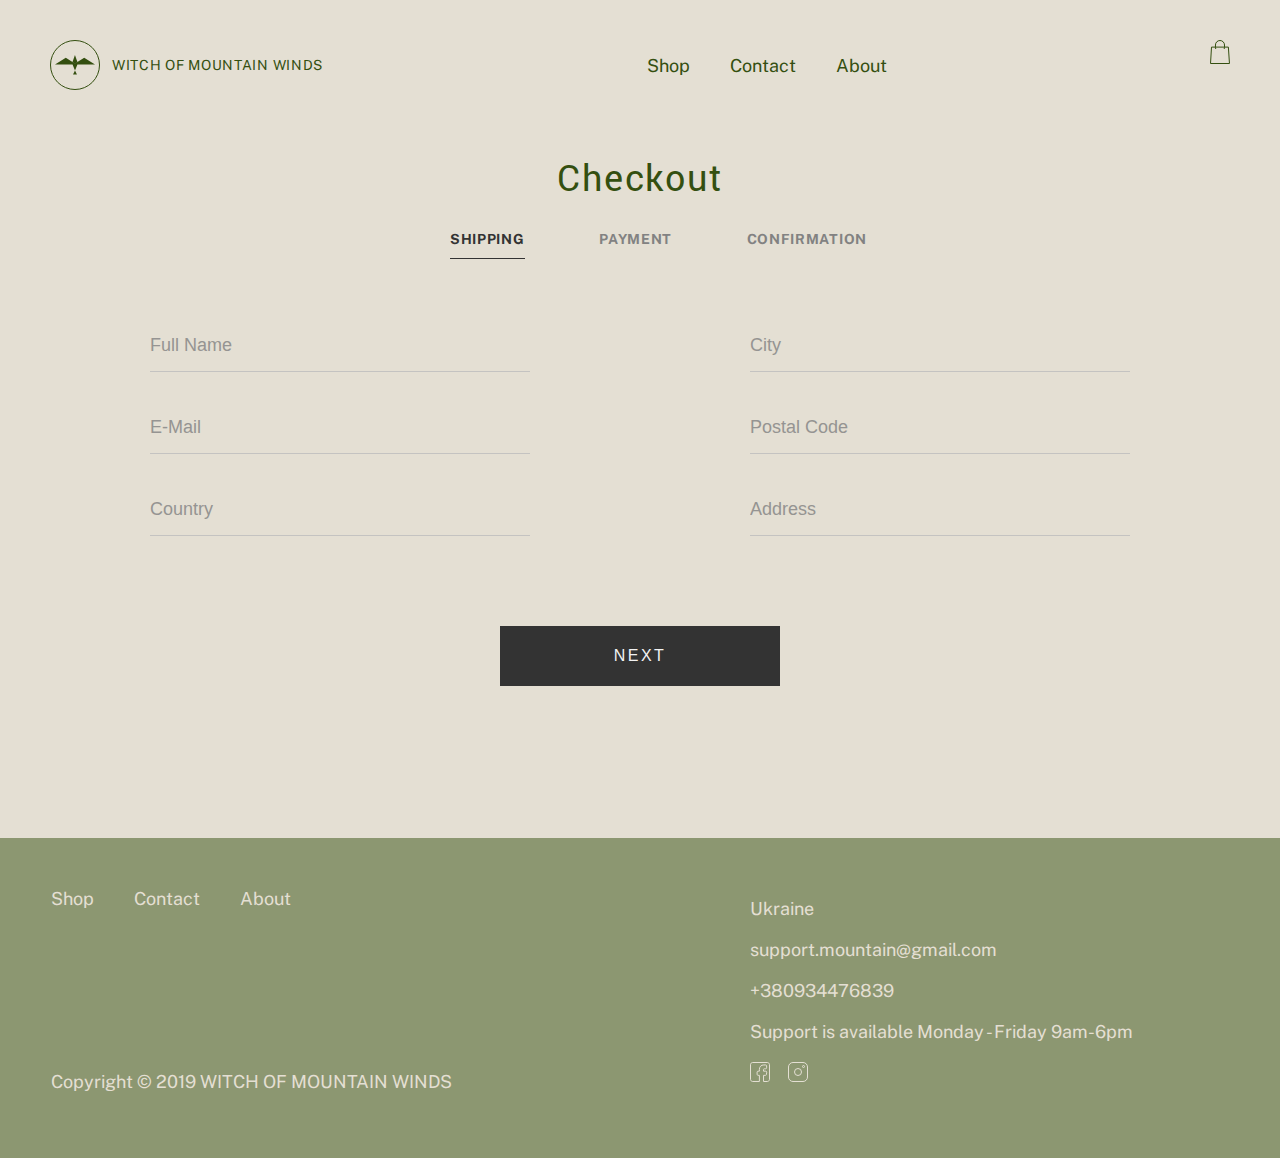
<file: shipping.html>
<!DOCTYPE html>
<html lang="en">
  <head>
    <meta charset="UTF-8">
    <meta name="viewport" content="width=device-width, initial-scale=1.0">
    <title>Product</title>
    <link rel="stylesheet" href="./styles/main.css">
    <link href="https://fonts.googleapis.com/css?family=Raleway&display=swap" rel="stylesheet">
    <link href="https://fonts.googleapis.com/css?family=Public+Sans&display=swap" rel="stylesheet">
    <link rel="shortcut icon" href="images/logo.svg" type="image/svg">
  </head>
  <body>
    <header class="header" id="header">
      <input
        type="checkbox"
        id="toggle"
        class="nav__toggler"
        >
        <label for="toggle" class="menu-hamb">
          <span class="menu__span"></span>
        </label>
        <div class="header__nav-scroll scroll">
          <div class="scroll__wrap">
            <div class="scroll__stick">
              <span class="scroll__three-stick"></span>
            </div>
            <nav>
              <ul class="scroll__list">
                <li class="scroll__item">
                  <a href="index.html#shop" class="scroll__link">
                    Shop
                  </a>
                </li>
                <li class="scroll__item">
                  <a href="#" class="scroll__link">
                    Contact
                  </a>
                </li>
                <li class="scroll__item">
                  <a href="#" class="scroll__link">
                    About
                  </a>
                </li>
              </ul>
            </nav>
          </div>
        </div>
      <div class="header__wrap">
        <div class="header__logo">
          <a href="index.html#header" class="header__logo--link">
            <img
              src="images/logo.svg"
              alt="Logo page"
              width="50"
              height="50"
              class="header__logo--img"
            >
            <p class="header__text">
              witch of mountain winds
            </p>
          </a>
        </div>
        <div class="header__nav">
          <nav class="nav">
            <ul class="nav__list">
              <li class="nav__item">
                <a href="index.html#shop" class="nav__link">
                  Shop
                </a>
              </li>
              <li class="nav__item">
                <a href="index.html#contact" class="nav__link">
                  Contact
                </a>
              </li>
              <li class="nav__item">
                <a href="index.html#about" class="nav__link">
                  About
                </a>
              </li>
            </ul>
          </nav>
        </div>
        <div class="header__market">
          <a href="product.html">
            <img
              src="images/market.svg"
              alt="Image market"
              class="header__market--img"
            >
          </a>
        </div>
      </div>
    </header>

    <section class="checkout">
      <div class="checkout__wrap">
        <div class="checkout__container">
          <div class="checkout__title">
            <h1 class="checkout__title-text">
              Checkout
            </h1>
          </div>
          <nav class="checkout__nav">
            <ul class="checkout__list">
              <li class="checkout__item checkout--active">
                Shipping
              </li>
              <li class="checkout__item">
                payment
              </li>
              <li class="checkout__item">
                confirmation
              </li>
            </ul>
          </nav>
          <p class="checkout__title--mobile">
            Shipping
          </p>
          <div class="checkout__fill">
            <form
              class="checkout__form"
              action="payment.html"
              method="GET"
            >
              <div class="checkout__info-people">
                <input
                  type="text"
                  class="checkout__input"
                  placeholder="Full Name"
                  minlength="3"
                  required
                >
                <input
                  type="email"
                  class="checkout__input"
                  placeholder="E-Mail"
                  required
                >
                <input
                  type="text"
                  class="checkout__input"
                  placeholder="Country"
                  minlength="3"
                  required
                >
              </div>
              <div class="checkout__info-place">
                <input
                  type="text"
                  class="checkout__input"
                  placeholder="City"
                  minlength="3"
                  required
                >
                <input
                  type="text"
                  class="checkout__input"
                  placeholder="Postal Code"
                  minlength="3"
                  required
                >
                <input
                  type="text"
                  class="checkout__input"
                  placeholder="Address"
                  minlength="3"
                  required
                >
              </div>
              <a href="google.com" class="checkout--link">
                <button class="contact__button checkout--button">
                  next
                </button>
              </a>
            </form>
          </div>
        </div>
      </div>
    </section>

    <footer class="footer footer__product">
      <div class="footer__wrap">
        <div class="footer__container">
          <div class="footer__wrapper">
            <div class="footer__links">
              <nav class="footer__nav nav-footer">
                <ul class="nav-footer__list">
                  <li class="nav-footer__item">
                    <a href="index.html#shop" class="nav-footer__link">
                      Shop
                    </a>
                  </li>
                  <li class="nav-footer__item">
                    <a href="index.html#contact" class="nav-footer__link">
                      Contact
                    </a>
                  </li>
                  <li class="nav-footer__item">
                    <a href="index.html#about" class="nav-footer__link">
                      About
                    </a>
                  </li>
                </ul>
              </nav>
              <div class="footer__soc--mobile">
                <a href="https://www.facebook.com/"
                  class="footer__soc-link"
                >
                  <img
                    src="images/footer/1.svg"
                    alt="Facebook"
                    class="footer__img"
                  >
                </a>
                <a
                  href="https://www.instagram.com/?hl=ru"
                  class="footer__soc-link"
                >
                  <img
                    src="images/footer/2.svg"
                    alt="Instagram"
                    class="footer__img"
                  >
                </a>
              </div>
              <p class="footer__rights footer__rights--se-mobile">
                <span class="footer__copyright">
                  Copyright &copy;
                </span>
                2019 witch of mountain winds
              </p>
            </div>
            <div class="footer__info">
              <a
                href="https://www.google.com/maps/place/%D0%9A%D0%B8%D0%B5%D0%B2,+02000/@50.4021702,30.39261,11z/data=!3m1!4b1!4m13!1m7!3m6!1s0x40d1d9c154700e8f:0x1068488f64010!2z0KPQutGA0LDQuNC90LA!3b1!8m2!3d48.379433!4d31.1655799!3m4!1s0x40d4cf4ee15a4505:0x764931d2170146fe!8m2!3d50.4505091!4d30.5255127"
                class="footer__info-link"
              >
                Ukraine
              </a>
              <a href="mailto:someone@yoursite.com" class="footer__info-link">
                support.mountain@gmail.com
              </a>
              <a href="tel:+380934476839" class="footer__info-link">
                +380934476839
              </a>
              <p class="footer__info-link">
                Support is available Monday - Friday 9am-6pm
              </p>
              <div class="footer__soc">
                <a href="https://www.facebook.com/"
                  class="footer__soc-link"
                >
                  <img
                    src="images/footer/1.svg"
                    alt="Facebook"
                    class="footer__img"
                  >
                </a>
                <a
                  href="https://www.instagram.com/?hl=ru"
                  class="footer__soc-link"
                >
                  <img
                    src="images/footer/2.svg"
                    alt="Instagram"
                    class="footer__img"
                  >
                </a>
              </div>
              <p class="footer__rights footer--se-mobile">
                &copy; 2019 witch of mountain <br> winds
              </p>
            </div>
          </div>
        </div>
      </div>
    </footer>
  </body>
</html>
</file>
<file: styles/main.css>
@-webkit-keyframes animHover {
  from {
    -webkit-transform: translateY(-10px);
            transform: translateY(-10px); }
  to {
    -webkit-transform: translateY(0);
            transform: translateY(0); } }

@keyframes animHover {
  from {
    -webkit-transform: translateY(-10px);
            transform: translateY(-10px); }
  to {
    -webkit-transform: translateY(0);
            transform: translateY(0); } }

h1 {
  font-family: "Roboto", sans-serif;
  font-weight: 400; }

@font-face {
  font-family: "Roboto";
  src: url("../fonts/Roboto-Regular-webfont.woff") format("woff");
  font-weight: normal;
  font-style: normal; }

body {
  background: #e4dfd3;
  font-family: "Public Sans", sans-serif; }

html,
body {
  overflow-x: hidden; }

body,
html,
h1,
h2,
h3,
h4,
textarea,
input,
button,
ul,
li,
p {
  margin: 0;
  padding: 0; }

html {
  scroll-behavior: smooth; }

html::-webkit-scrollbar {
  width: 10px; }

html::-webkit-scrollbar-track-piece {
  -webkit-box-shadow: rgba(228, 223, 211, 0.5);
          box-shadow: rgba(228, 223, 211, 0.5);
  border-radius: 10px; }

html::-webkit-scrollbar-thumb {
  border-radius: 10px;
  -webkit-box-shadow: inset 0 0 6px rgba(0, 0, 0, 0.5);
          box-shadow: inset 0 0 6px rgba(0, 0, 0, 0.5); }

.brand__link {
  text-decoration: none;
  color: #f2f2f2;
  font-size: 16px;
  letter-spacing: 0.15em;
  text-transform: uppercase; }

.brand__button {
  display: -webkit-box;
  display: -ms-flexbox;
  display: flex;
  -webkit-box-pack: center;
      -ms-flex-pack: center;
          justify-content: center;
  -webkit-box-align: center;
      -ms-flex-align: center;
          align-items: center;
  width: 280px;
  height: 60px;
  background: #333;
  -webkit-transition: all 0.3s 0.1s;
  transition: all 0.3s 0.1s; }
  .brand__button:hover {
    background: #e4dfd3;
    font-size: 17px;
    color: #333;
    border: 2px solid #333;
    -webkit-box-sizing: border-box;
            box-sizing: border-box; }

.about__left-side {
  color: rgba(52, 79, 16, 0.5);
  text-transform: uppercase;
  font-size: 14px;
  position: absolute;
  left: -37px;
  top: 87px;
  -webkit-transform: rotate(-90deg);
          transform: rotate(-90deg); }
  .about__left-side::after {
    position: absolute;
    content: "";
    width: 100px;
    height: 1px;
    background: #344f10;
    left: -110px;
    bottom: 8px; }

.shop__left-side {
  color: rgba(52, 79, 16, 0.5);
  text-transform: uppercase;
  font-size: 14px;
  position: absolute;
  left: 38px;
  top: 548px;
  -webkit-transform: rotate(-90deg);
          transform: rotate(-90deg); }
  .shop__left-side::after {
    position: absolute;
    content: "";
    width: 100px;
    height: 1px;
    background: #344f10;
    left: -110px;
    bottom: 8px; }

.creators__left-side {
  color: rgba(52, 79, 16, 0.5);
  text-transform: uppercase;
  font-size: 14px;
  position: absolute;
  left: -16.5px;
  top: 202.5px;
  -webkit-transform: rotate(-90deg);
          transform: rotate(-90deg); }
  .creators__left-side::after {
    position: absolute;
    content: "";
    width: 100px;
    height: 1px;
    background: #344f10;
    left: -110px;
    bottom: 8px; }

.powder__left-side {
  color: rgba(52, 79, 16, 0.5);
  text-transform: uppercase;
  font-size: 14px;
  position: absolute;
  left: 17px;
  top: 33px;
  -webkit-transform: rotate(-90deg);
          transform: rotate(-90deg); }
  .powder__left-side::after {
    position: absolute;
    content: "";
    width: 100px;
    height: 1px;
    background: #344f10;
    left: -110px;
    bottom: 8px; }

.contact__left-side {
  color: rgba(52, 79, 16, 0.5);
  text-transform: uppercase;
  font-size: 14px;
  position: absolute;
  left: 42.5px;
  top: 348.5px;
  -webkit-transform: rotate(-90deg);
          transform: rotate(-90deg); }
  .contact__left-side::after {
    position: absolute;
    content: "";
    width: 100px;
    height: 1px;
    background: #344f10;
    left: -110px;
    bottom: 8px; }

.learn-more {
  color: #344f10;
  letter-spacing: 0.05em;
  text-transform: uppercase;
  font-size: 14px;
  text-decoration: none;
  font-weight: 600;
  position: relative;
  -webkit-transition: all 0.3s;
  transition: all 0.3s; }
  .learn-more__button {
    -webkit-transition: all 0.3s;
    transition: all 0.3s; }
    .learn-more__button::after {
      position: absolute;
      content: "";
      width: 110px;
      border: 0.5px solid #344f10;
      left: -7px;
      bottom: -30px;
      -webkit-transform: scale(0.9);
              transform: scale(0.9);
      -webkit-transition: all 0.3s;
      transition: all 0.3s;
      -webkit-transition-delay: 0.1s;
              transition-delay: 0.1s; }

.learn-more:hover .learn-more__button::after {
  opacity: 0.8;
  -webkit-transform: scale(1.05) translateY(-3px);
          transform: scale(1.05) translateY(-3px); }

.header {
  width: 1280px;
  margin: 0 auto; }
  .header__wrap {
    display: -webkit-box;
    display: -ms-flexbox;
    display: flex;
    -webkit-box-pack: justify;
        -ms-flex-pack: justify;
            justify-content: space-between;
    padding: 40px 50px 0;
    position: relative; }
  .header__logo {
    display: -webkit-box;
    display: -ms-flexbox;
    display: flex;
    -webkit-box-align: center;
        -ms-flex-align: center;
            align-items: center; }
  .header__logo--link {
    -webkit-box-align: center;
        -ms-flex-align: center;
            align-items: center;
    display: -webkit-box;
    display: -ms-flexbox;
    display: flex;
    text-decoration: none; }
  .header__text {
    margin-left: 12px;
    text-transform: uppercase;
    color: #344f10;
    font-size: 14px;
    letter-spacing: 0.05em; }
  .header__nav {
    display: -webkit-box;
    display: -ms-flexbox;
    display: flex;
    -webkit-box-align: center;
        -ms-flex-align: center;
            align-items: center; }

.nav__list {
  display: -webkit-box;
  display: -ms-flexbox;
  display: flex; }

.nav__item {
  margin: 0 10px;
  list-style-type: none;
  position: relative;
  -webkit-transition: all 0.3s;
  transition: all 0.3s; }
  .nav__item:hover .nav__link::after {
    position: absolute;
    left: 0;
    bottom: -8px;
    content: "";
    width: 100%;
    height: 2px;
    background: #344f10;
    -webkit-animation: animHover 0.3s;
            animation: animHover 0.3s;
    opacity: 1; }

.nav__link {
  text-decoration: none;
  padding: 10px;
  font-size: 18px;
  color: #344f10; }

.brand {
  width: 1280px;
  margin: 0 auto; }
  .brand__wrap {
    padding: 0 53px 0 150px;
    margin: 81px auto 200px;
    display: grid;
    grid-template-columns: 480px 577px;
    grid-template-rows: 451px;
    grid-column-gap: 20px; }
  .brand__title {
    margin-bottom: 30px;
    font-size: 60px;
    color: #333; }
  .brand__sale {
    margin-bottom: 52px;
    font-size: 22px;
    color: #333; }

.description {
  width: 1280px;
  margin: 0 auto; }
  .description__wrap {
    display: -webkit-box;
    display: -ms-flexbox;
    display: flex;
    padding: 100px 250px 100px 150px;
    position: relative; }
    .description__wrap::before {
      position: absolute;
      content: "";
      width: 530px;
      height: 1px;
      background: rgba(52, 79, 16, 0.5);
      left: 0;
      top: 0; }
    .description__wrap::after {
      position: absolute;
      content: "";
      width: 630px;
      height: 1px;
      background: rgba(52, 79, 16, 0.5);
      right: 0;
      bottom: 0; }
  .description__text {
    width: 380px;
    color: #333;
    font-size: 16px; }
  .description__title {
    margin-left: 120px; }
    .description__title--text {
      color: #344f10;
      text-transform: uppercase;
      letter-spacing: 0.05em;
      font-size: 23px; }

.about {
  width: 1280px;
  margin: 0 auto;
  position: relative; }
  .about__wrap {
    margin-top: 200px;
    padding-left: 150px;
    display: -webkit-box;
    display: -ms-flexbox;
    display: flex;
    height: 529px;
    position: relative; }
  .about__text {
    width: 380px;
    height: 483px;
    position: relative;
    top: 46px; }
  .about__title {
    margin-bottom: 20px;
    color: #344f10;
    letter-spacing: 0.05em;
    text-transform: uppercase;
    font-size: 36px; }
  .about__desc {
    color: #333;
    font-size: 17.6px;
    margin-bottom: 40px; }
  .about__large-img {
    margin: 0 20px 0 100px;
    width: 500px;
    height: 529px;
    overflow: hidden; }
  .about__two-img {
    height: 440px; }
  .about__first-img, .about__two-img {
    -webkit-transition: all 0.4s;
    transition: all 0.4s; }
    .about__first-img:hover, .about__two-img:hover {
      -webkit-transform: scale(1.1);
              transform: scale(1.1); }
  .about__small-img {
    position: absolute;
    right: 0;
    bottom: 0;
    width: 130px;
    height: 440px;
    overflow: hidden; }

.shop {
  width: 1280px;
  margin: 0 auto;
  position: relative; }
  .shop__wrap {
    margin-top: 200px;
    padding-left: 150px;
    display: -webkit-box;
    display: -ms-flexbox;
    display: flex;
    -webkit-box-orient: vertical;
    -webkit-box-direction: normal;
        -ms-flex-direction: column;
            flex-direction: column; }
  .shop__title {
    margin-bottom: 20px;
    font-size: 36px;
    letter-spacing: 0.05em;
    text-transform: uppercase;
    color: #344f10; }
  .shop__nav {
    margin-bottom: 80px; }
    .shop__nav-list {
      display: -webkit-box;
      display: -ms-flexbox;
      display: flex; }
    .shop__nav-item {
      list-style-type: none;
      margin-right: 25px; }
    .shop__nav-link {
      text-decoration: none;
      color: #828282;
      text-transform: uppercase;
      letter-spacing: 0.05em;
      font-size: 18px; }
      .shop__nav-link:hover {
        color: #333; }
    .shop__nav--active {
      color: #333;
      position: relative; }
      .shop__nav--active::after {
        position: absolute;
        content: "";
        width: 54px;
        height: 2px;
        left: 0;
        bottom: -20px;
        background: #333; }
  .shop__container {
    display: -webkit-box;
    display: -ms-flexbox;
    display: flex;
    margin-bottom: 45px; }
  .shop__card {
    margin-right: 20px; }
  .shop__img {
    margin-bottom: 20px;
    width: 380px;
    height: 500px;
    -webkit-transition: all 0.3s;
    transition: all 0.3s; }
    .shop__img:hover {
      -webkit-transform: scale(1.03);
              transform: scale(1.03); }
  .shop__name {
    margin-bottom: 10px;
    display: block;
    font-size: 20px;
    letter-spacing: 0.05em;
    text-transform: uppercase;
    font-weight: bold;
    color: #333;
    text-decoration: none;
    -webkit-transition: all 0.3s;
    transition: all 0.3s; }
    .shop__name:hover {
      opacity: 0.8; }
  .shop__price {
    font-size: 18px;
    letter-spacing: 0.05em;
    text-transform: uppercase;
    color: #333; }

.shop__card:last-child .shop__img {
  width: 330px; }

.arrow__right, .arrow__left {
  margin-bottom: 30px; }

.arrow__right:hover {
  background-image: url("../images/shop/nextHover.svg");
  cursor: pointer; }

.arrow__left:hover {
  background-image: url("../images/shop/backHover.svg");
  cursor: pointer; }

.--shop__button {
  margin: 0 auto; }

.creators {
  width: 1280px;
  margin: 0 auto;
  position: relative; }
  .creators__wrap {
    padding: 0 50px 0 150px;
    margin-top: 200px; }
  .creators__container {
    display: -webkit-box;
    display: -ms-flexbox;
    display: flex;
    -webkit-box-pack: justify;
        -ms-flex-pack: justify;
            justify-content: space-between;
    height: 669px; }
  .creators__text {
    width: 380px;
    position: relative;
    top: 28px; }
  .creators__title {
    margin-bottom: 25px;
    letter-spacing: 0.05em;
    text-transform: uppercase;
    color: #344f10;
    font-size: 39px; }
  .creators__desc {
    margin-bottom: 35px;
    color: #333;
    font-size: 17px; }
  .creators__learn {
    margin-top: 20px; }
  .creators__button {
    margin-top: 63px; }

.powder {
  position: relative;
  width: 1280px;
  margin: 0 auto; }
  .powder__wrap {
    margin-top: 200px;
    padding: 0 50px 0 150px; }
  .powder__content {
    display: grid;
    grid-template-columns: 300px 700px;
    grid-column-gap: 80px;
    grid-template-rows: 397px; }
  .powder__title {
    margin: 66px 0 139px;
    font-size: 36px;
    letter-spacing: 0.05em;
    text-transform: uppercase;
    color: #344f10; }
  .powder__quote {
    display: grid;
    grid-template-columns: 296px 382px;
    grid-column-gap: 22px;
    grid-template-rows: 397px; }
  .powder__desc {
    display: -webkit-box;
    display: -ms-flexbox;
    display: flex;
    width: 200px;
    -webkit-box-orient: vertical;
    -webkit-box-direction: normal;
        -ms-flex-direction: column;
            flex-direction: column;
    padding: 33px 0 0; }
  .powder__name {
    text-align: right;
    display: block;
    position: relative;
    text-transform: capitalize;
    font-size: 16px;
    color: #333;
    margin-bottom: 52px; }
    .powder__name::before {
      position: absolute;
      content: "";
      width: 5px;
      height: 5px;
      border-radius: 50%;
      background: #333;
      right: -98px;
      top: 8px; }
    .powder__name::after {
      position: absolute;
      content: "";
      width: 76px;
      height: 1px;
      background: #333;
      right: -94px;
      top: 10px; }

.advantage {
  width: 1280px;
  margin: 0 auto; }
  .advantage__wrap {
    margin-top: 250px;
    padding: 0 50px; }
  .advantage__container {
    display: grid;
    grid-template-columns: repeat(3, 380px);
    grid-template-rows: 139px;
    grid-column-gap: 20px; }
  .advantage__card {
    justify-self: center;
    width: 100%; }
  .advantage__img {
    margin: 0 auto;
    display: block; }
  .advantage__text {
    font-size: 14px;
    text-align: center;
    letter-spacing: 0.05em;
    text-transform: uppercase;
    color: #000; }

.advantage__card:first-child .advantage__text {
  margin-top: 44px; }

.advantage__card:nth-child(2) .advantage__text {
  margin-top: 19px; }

.advantage__card:nth-child(3) .advantage__text {
  margin-top: 24px; }

.contact {
  width: 1280px;
  margin: 0 auto;
  position: relative; }
  .contact__wrap {
    padding-left: 150px;
    margin: 250px 0 150px; }
  .contact__container {
    display: -webkit-box;
    display: -ms-flexbox;
    display: flex;
    -webkit-box-pack: justify;
        -ms-flex-pack: justify;
            justify-content: space-between;
    height: 584px; }
  .contact__text {
    width: 480px; }
  .contact__title {
    color: #344f10;
    text-transform: capitalize;
    font-size: 36px;
    margin-bottom: 20px; }
  .contact__quote {
    text-transform: lowercase;
    color: #333;
    font-size: 24px;
    margin-bottom: 20px;
    width: 365px; }
  .contact__form {
    display: -webkit-box;
    display: -ms-flexbox;
    display: flex;
    -webkit-box-orient: vertical;
    -webkit-box-direction: normal;
        -ms-flex-direction: column;
            flex-direction: column; }
  .contact__input {
    background-color: #e4dfd3;
    outline: none;
    border: none;
    padding: 11px 0;
    border-bottom: 1px solid #bdbdbd;
    margin-bottom: 20px;
    font-weight: bold;
    color: #333;
    font-size: 18px;
    text-transform: capitalize; }
    .contact__input::-webkit-input-placeholder {
      color: #bdbdbd;
      font-weight: normal; }
    .contact__input::-moz-placeholder {
      color: #bdbdbd;
      font-weight: normal; }
    .contact__input:-ms-input-placeholder {
      color: #bdbdbd;
      font-weight: normal; }
    .contact__input::-ms-input-placeholder {
      color: #bdbdbd;
      font-weight: normal; }
    .contact__input::placeholder {
      color: #bdbdbd;
      font-weight: normal; }
    .contact__input:focus {
      border-bottom: 1px solid #333; }
  .contact__button {
    margin-top: 72px;
    width: 280px;
    height: 60px;
    border: none;
    outline: none;
    background: #333;
    color: #f2f2f2;
    letter-spacing: 0.15em;
    text-transform: uppercase;
    -webkit-transition: all 0.3s 0.1s;
    transition: all 0.3s 0.1s;
    font-size: 16px; }
    .contact__button:hover {
      background: #e4dfd3;
      font-size: 17px;
      color: #333;
      border: 2px solid #333;
      -webkit-box-sizing: border-box;
              box-sizing: border-box; }

.contact__input:nth-child(3) {
  margin-bottom: 50px; }

.footer {
  background-color: rgba(52, 79, 16, 0.5); }
  .footer__wrap {
    height: 320px;
    width: 1280px;
    margin: 0 auto; }
  .footer__container {
    padding: 60px 50px 66px 51px; }
  .footer__wrapper {
    display: -webkit-box;
    display: -ms-flexbox;
    display: flex;
    -webkit-box-pack: justify;
        -ms-flex-pack: justify;
            justify-content: space-between; }
  .footer__links {
    -ms-flex-line-pack: justify;
        align-content: space-between;
    height: 194px;
    width: 401px;
    position: relative; }
  .footer__rights {
    position: absolute;
    bottom: 0;
    color: #e4dfd3;
    font-size: 18px;
    text-transform: uppercase; }
  .footer__copyright {
    color: #e4dfd3;
    font-size: 18px;
    text-transform: capitalize; }
  .footer__info {
    width: 480px;
    display: -webkit-box;
    display: -ms-flexbox;
    display: flex;
    -webkit-box-orient: vertical;
    -webkit-box-direction: normal;
        -ms-flex-direction: column;
            flex-direction: column; }
  .footer__info-link {
    margin-bottom: 20px;
    color: #e4dfd3;
    font-size: 18px;
    text-decoration: none;
    -webkit-transition: all 0.3s;
    transition: all 0.3s; }
    .footer__info-link:hover {
      opacity: 0.8;
      cursor: pointer; }
  .footer__img {
    margin-right: 14px; }
    .footer__img:hover {
      opacity: 0.8; }
  .footer__soc-link {
    text-decoration: none; }

.nav-footer {
  position: relative;
  left: -10px;
  top: -10px; }
  .nav-footer__list {
    display: -webkit-box;
    display: -ms-flexbox;
    display: flex; }
  .nav-footer__item {
    list-style-type: none;
    margin-right: 20px;
    position: relative;
    -webkit-transition: all 0.3s;
    transition: all 0.3s; }
    .nav-footer__item:hover .nav-footer__link::after {
      position: absolute;
      left: 0;
      bottom: -8px;
      content: "";
      width: 100%;
      height: 2px;
      background: #e4dfd3;
      -webkit-animation: animHover 0.3s;
              animation: animHover 0.3s;
      opacity: 1; }
  .nav-footer__link {
    text-decoration: none;
    color: #e4dfd3;
    font-size: 18px;
    padding: 10px; }

.product {
  width: 1280px;
  margin: 0 auto; }
  .product__wrap {
    margin-top: 52px;
    padding: 0 150px 110px 50px; }
  .product__container {
    height: 468px;
    display: -webkit-box;
    display: -ms-flexbox;
    display: flex;
    -webkit-box-pack: justify;
        -ms-flex-pack: justify;
            justify-content: space-between; }
  .product__img {
    width: 500px;
    height: 468px;
    overflow: hidden; }
    .product__img--hover {
      -webkit-transition: all 0.5s;
      transition: all 0.5s; }
      .product__img--hover:hover {
        -webkit-transform: scale(1.1);
                transform: scale(1.1); }
  .product__text {
    width: 480px; }
  .product__title {
    color: #333;
    font-size: 24px; }
  .product__price {
    color: #344f10;
    font-size: 18px;
    margin: 25px 0; }
  .product__weight {
    color: #333;
    font-size: 18px;
    margin-bottom: 35px; }
  .product__description {
    color: #344f10; }
  .product__ing {
    font-size: 16px;
    margin-bottom: 37px;
    width: 360px;
    line-height: 130%; }
  .product__button {
    margin-top: 84px; }

.footer__product {
  margin-top: 200px; }

.checkout {
  width: 1280px;
  margin: 0 auto; }
  .checkout__wrap {
    margin-top: 63px;
    padding: 0 150px 102px; }
  .checkout__container {
    display: -webkit-box;
    display: -ms-flexbox;
    display: flex;
    -webkit-box-orient: vertical;
    -webkit-box-direction: normal;
        -ms-flex-direction: column;
            flex-direction: column; }
  .checkout__title-text {
    margin-bottom: 30px;
    text-align: center;
    color: #344f10;
    letter-spacing: 0.05em;
    font-size: 36px; }
  .checkout__list {
    display: -webkit-box;
    display: -ms-flexbox;
    display: flex;
    -webkit-box-pack: justify;
        -ms-flex-pack: justify;
            justify-content: space-between;
    padding: 0 263px 0 300px;
    margin-bottom: 73px; }
  .checkout__item {
    list-style-type: none;
    color: #828282;
    font-size: 14px;
    letter-spacing: 0.05em;
    text-transform: uppercase;
    font-weight: bold; }
  .checkout--active {
    color: #333;
    position: relative; }
    .checkout--active::after {
      position: absolute;
      content: "";
      width: 100%;
      height: 1px;
      background: #333;
      left: 0;
      bottom: -12px; }
  .checkout--no-active {
    color: rgba(52, 79, 16, 0.5); }
  .checkout__form {
    display: grid;
    grid-template-columns: 380px 380px;
    grid-column-gap: 220px;
    grid-template-rows: 216px;
    grid-template-areas: "people place" "button button";
    position: relative; }
  .checkout__info-people {
    grid-area: people; }
  .checkout__info-place {
    grid-area: place; }
  .checkout--link {
    display: block;
    position: relative;
    grid-area: button; }
  .checkout__info-people, .checkout__info-place {
    width: 380px;
    display: -webkit-box;
    display: -ms-flexbox;
    display: flex;
    -webkit-box-orient: vertical;
    -webkit-box-direction: normal;
        -ms-flex-direction: column;
            flex-direction: column; }
  .checkout--button {
    margin: 90px auto 0;
    position: absolute;
    left: 50%;
    -webkit-transform: translate(-50%);
            transform: translate(-50%); }
  .checkout__input {
    padding: 15px 0;
    margin-bottom: 30px;
    background: #e4dfd3;
    outline: none;
    border: none;
    border-bottom: 1px solid #bdbdbd;
    font-size: 18px;
    color: #333;
    opacity: 0.8; }
    .checkout__input::-webkit-input-placeholder {
      color: #828282;
      font-size: 18px; }
    .checkout__input::-moz-placeholder {
      color: #828282;
      font-size: 18px; }
    .checkout__input:-ms-input-placeholder {
      color: #828282;
      font-size: 18px; }
    .checkout__input::-ms-input-placeholder {
      color: #828282;
      font-size: 18px; }
    .checkout__input::placeholder {
      color: #828282;
      font-size: 18px; }
    .checkout__input:focus {
      opacity: 1;
      border-bottom: 1px solid #333; }
  .checkout__conf {
    margin: 0 auto; }

.back {
  padding-left: 150px; }
  .back__text {
    text-transform: uppercase;
    color: #333;
    letter-spacing: 0.05em;
    font-size: 14px;
    position: relative;
    width: 120px;
    padding: 10px; }
    .back__text::after {
      position: absolute;
      content: "";
      background-color: #333;
      width: 80px;
      height: 1px;
      left: -88px;
      top: 17px; }
  .back__text--link {
    text-decoration: none; }

.conf {
  text-align: center;
  margin-top: 66px; }
  .conf__title {
    font-size: 42px;
    color: #333;
    font-weight: bold;
    margin-bottom: 25px; }

.choose {
  margin-top: 72px; }
  .choose__wrap {
    padding-left: 200px; }
  .choose__container {
    width: 586px;
    display: grid;
    grid-template-columns: 180px 186px;
    grid-column-gap: 220px;
    grid-template-rows: 103px 200px;
    grid-template-areas: "card deliv" "form form";
    position: relative; }
  .choose__card {
    justify-self: center;
    display: -webkit-box;
    display: -ms-flexbox;
    display: flex;
    -webkit-box-orient: vertical;
    -webkit-box-direction: normal;
        -ms-flex-direction: column;
            flex-direction: column;
    width: 100%;
    z-index: 1;
    cursor: pointer; }
  .choose__img {
    margin: 0 auto 12px; }
  .choose__desc {
    color: #333;
    text-align: center;
    font-size: 20px;
    font-weight: bold; }
  .choose-card {
    display: block;
    width: 180px;
    height: 103px;
    position: absolute;
    left: 0;
    top: 0;
    z-index: 1; }
  .choose-dil {
    display: block;
    width: 186px;
    height: 103px;
    position: absolute;
    right: 0;
    top: 0;
    z-index: 1; }
  .choose__radio-dil, .choose__radio-card {
    visibility: hidden; }
  .choose__form {
    grid-area: form; }
  .choose--button {
    margin: 90px auto 0;
    position: absolute;
    left: 50%;
    -webkit-transform: translate(-50%);
            transform: translate(-50%); }
  .choose__title-text {
    margin-bottom: 66px;
    text-align: center;
    color: #333;
    font-size: 20px;
    font-weight: bold; }

.choose__card:nth-child(1) {
  grid-area: card; }

.choose__card:nth-child(2) {
  grid-area: deliv; }

.choose__radio:checked + .choose-dil,
.choose__radio:checked + .choose-card {
  background: #c9c0ad;
  padding: 10px;
  margin: -10px;
  opacity: 1;
  z-index: -1;
  cursor: pointer; }

.scroll {
  width: 100vw;
  height: 100vh;
  background-color: #333;
  position: absolute;
  z-index: 2;
  left: 0;
  top: -5000px;
  -webkit-transition: all 0.5s;
  transition: all 0.5s; }
  .scroll__wrap {
    padding: 143px 0 0;
    position: relative; }
  .scroll__stick {
    position: relative; }
  .scroll__list {
    display: -webkit-box;
    display: -ms-flexbox;
    display: flex;
    -webkit-box-orient: vertical;
    -webkit-box-direction: normal;
        -ms-flex-direction: column;
            flex-direction: column;
    list-style-type: none;
    -webkit-box-align: center;
        -ms-flex-align: center;
            align-items: center; }
  .scroll__item {
    margin-bottom: 61px; }
  .scroll__link {
    color: #e4dfd3;
    font-size: 18px;
    text-decoration: none; }
  .scroll__three-stick {
    width: 714px;
    height: 1px;
    background-color: #828282;
    position: absolute;
    top: 40px;
    left: 50%;
    -webkit-transform: translate(-50%);
            transform: translate(-50%); }
    .scroll__three-stick::after {
      position: absolute;
      width: 714px;
      height: 1px;
      background-color: #828282;
      content: "";
      left: 50%;
      -webkit-transform: translate(-50%);
              transform: translate(-50%);
      bottom: -50px;
      top: 83px; }
    .scroll__three-stick::before {
      position: absolute;
      width: 714px;
      height: 1px;
      background-color: #828282;
      content: "";
      left: 50%;
      -webkit-transform: translate(-50%);
              transform: translate(-50%);
      bottom: -50px;
      top: 166px; }

.nav__toggler:checked ~ .scroll {
  top: 0; }

.menu__span,
.menu__span::before,
.menu__span::after {
  display: block;
  position: absolute;
  width: 30px;
  height: 2px;
  background-color: #344f10;
  -webkit-transition-duration: 0.3s;
          transition-duration: 0.3s; }

.menu-hamb {
  position: absolute;
  left: 50%;
  -webkit-transform: translate(-892%);
          transform: translate(-892%);
  width: 40px;
  height: 40px;
  z-index: 3;
  top: 20px; }

.menu__span {
  top: 50%;
  right: 25%;
  display: block;
  -webkit-transform: translate(0, -50%);
          transform: translate(0, -50%);
  z-index: 1; }
  .menu__span::after {
    content: "";
    top: 8px; }
  .menu__span::before {
    content: "";
    top: -8px; }

.nav__toggler {
  display: none; }

.nav__toggler:checked ~ .menu-hamb > .menu__span,
.nav__toggler:checked ~ .menu-hamb > .menu__span::after,
.nav__toggler:checked ~ .menu-hamb > .menu__span::before {
  background-color: #e4dfd3; }

.nav__toggler:checked ~ .menu-hamb > .menu__span {
  -webkit-transform: rotate(45deg);
          transform: rotate(45deg); }

.nav__toggler:checked ~ .menu-hamb > .menu__span::after {
  -webkit-transform: rotate(90deg);
          transform: rotate(90deg);
  top: 0; }

.nav__toggler:checked ~ .menu-hamb > .menu__span::before {
  -webkit-transform: rotate(0);
          transform: rotate(0);
  top: 0; }

@media (min-width: 1280px) {
  .header__nav-scroll,
  .brand__title--mobile,
  .menu-hamb,
  .scroll,
  .footer__soc--mobile,
  .product__button--mobile,
  .checkout__title--mobile {
    display: none; } }

@media (max-width: 1279px) {
  .about__left-side,
  .shop__left-side,
  .creators__left-side,
  .powder__left-side,
  .contact__left-side,
  .product__button--desktop,
  .checkout__nav {
    display: none; }
  .header {
    width: 768px;
    margin: 0 auto; }
    .header__text, .header__nav {
      display: none; }
    .header__wrap {
      padding: 23px 27px 0; }
    .header__logo {
      left: 50%;
      position: absolute;
      -webkit-transform: translate(-50%);
              transform: translate(-50%); }
    .header__logo--img {
      width: 24px;
      height: 24px; }
    .header__market--img {
      position: absolute;
      right: 27px; }
  .brand {
    width: 768px;
    margin: 0 auto;
    margin-top: 30px; }
    .brand__wrap {
      padding: 0 27px;
      grid-template-columns: 714px;
      grid-template-rows: 500px 160px;
      grid-template-areas: "photo" "desc"; }
    .brand__image {
      grid-area: photo;
      width: 714px;
      height: 500px; }
    .brand__text {
      grid-area: desc; }
    .brand__title {
      display: none; }
    .brand__title--mobile {
      color: #333;
      text-align: center;
      font-size: 36px;
      margin: 50px 0 20px; }
    .brand__sale {
      font-size: 18px;
      text-align: center;
      width: 230px;
      margin: 0 auto 30px; }
    .brand__button {
      margin: 0 auto; }
  .description {
    width: 768px;
    margin: 0 auto; }
    .description__wrap {
      margin-top: 100px;
      padding: 0 245px 0 230px; }
      .description__wrap::before, .description__wrap::after {
        display: none; }
    .description__text {
      display: none; }
    .description__title {
      margin: 0; }
    .description__title--text {
      font-size: 18px;
      text-align: center; }
  .about {
    width: 768px;
    margin: 0 auto;
    height: 318px; }
    .about__wrap {
      margin-top: 100px;
      padding: 0 0 0 27px;
      -webkit-box-pack: justify;
          -ms-flex-pack: justify;
              justify-content: space-between; }
    .about__title {
      font-size: 24px;
      margin-bottom: 12px; }
    .about__desc {
      font-size: 16px;
      margin-bottom: 15px; }
    .about__two-img, .about__desc--mobile, .about__small-img {
      display: none; }
    .about__large-img {
      margin: 0 0 0 52px; }
    .about__first-img {
      width: 369px;
      height: 318px; }
    .about__text {
      width: 433px; }
  .shop {
    width: 768px;
    margin: 0 auto; }
    .shop__wrap {
      margin-top: 80px;
      padding: 0 27px; }
    .shop__card {
      margin-right: 41px; }
    .shop__card--mobile {
      display: none; }
    .shop__title {
      font-size: 24px; }
    .shop__nav {
      margin-bottom: 32px; }
      .shop__nav-item {
        margin-right: 14px; }
      .shop__nav-link {
        font-size: 14px; }
      .shop__nav--active::after {
        width: 37px;
        bottom: -10px; }
    .shop__img {
      width: 342px;
      height: 300px; }
    .shop__arrow {
      display: -webkit-box;
      display: -ms-flexbox;
      display: flex;
      -webkit-box-pack: end;
          -ms-flex-pack: end;
              justify-content: flex-end; }
  .arrow__left {
    margin-right: 20px;
    margin-bottom: 29px; }
  .arrow__right {
    background-image: url("../images/shop/123.svg");
    margin-bottom: 29px; }
  .creators {
    width: 768px;
    margin: 0 auto; }
    .creators__wrap {
      padding: 0 0 0 27px; }
    .creators__container {
      height: 435px; }
    .creators__image {
      width: 368px;
      height: 435px; }
    .creators__text {
      width: 342px;
      top: 0; }
    .creators__title {
      font-size: 24px;
      margin-bottom: 25px; }
    .creators__desc {
      font-size: 17px;
      margin-bottom: 25px; }
    .creators__desc--mobile {
      display: none; }
    .creators__button {
      margin: 51px 0 0; }
  .creators__desc:nth-child(3) {
    margin-bottom: 29px; }
  .powder {
    width: 768px;
    margin: 0 auto; }
    .powder__wrap {
      margin-top: 100px;
      padding: 0 0 0 27px; }
    .powder__text {
      width: 150px; }
    .powder__content {
      grid-template-columns: 150px 449px;
      grid-column-gap: 142px; }
    .powder__title {
      font-size: 24px;
      margin: 0 0 266px; }
    .powder__name::before {
      display: none; }
    .powder__name:nth-child(2) {
      margin-bottom: 57px; }
    .powder__name:nth-child(3) {
      margin-bottom: 36px; }
    .powder__name:nth-child(4) {
      margin-bottom: 58px; }
    .powder__name--mobile {
      display: none; }
    .powder__desc {
      width: 120px;
      padding: 40px 0 0; }
    .powder__quote {
      grid-template-columns: 120px 281px;
      grid-column-gap: 48px; }
  .advantage {
    width: 768px;
    margin: 0 auto; }
    .advantage__wrap {
      margin-top: 165px;
      padding: 0 27px; }
    .advantage__container {
      grid-template-columns: repeat(3, 218px);
      grid-column-gap: 30px; }
    .advantage__text {
      font-size: 13px; }
  .contact {
    width: 768px;
    margin: 0 auto; }
    .contact__wrap {
      padding: 0 0 0 27px;
      margin: 150px 0 200px; }
    .contact__container {
      height: 409px; }
    .contact__image {
      width: 368px;
      height: 409px; }
    .contact__title {
      font-size: 24px;
      margin-bottom: 12px;
      text-transform: uppercase; }
    .contact__quote {
      font-size: 16px;
      width: 330px;
      margin-bottom: 20px; }
    .contact__text {
      width: 342px; }
    .contact__input {
      padding: 6px 0;
      margin-bottom: 15px;
      font-size: 14px; }
    .contact__button {
      margin-top: 40px; }
  .footer__wrap {
    height: 280px;
    width: 768px;
    margin: 0 auto; }
  .footer__container {
    padding: 29px 27px 0; }
  .footer__info-link {
    font-size: 14px; }
  .footer__info {
    width: 342px; }
  .footer__rights {
    font-size: 14px; }
  .footer__copyright {
    font-size: 14px; }
  .footer__soc {
    display: none; }
  .footer__soc--mobile {
    margin-top: 10px; }
  .nav-footer__list {
    -webkit-box-orient: vertical;
    -webkit-box-direction: normal;
        -ms-flex-direction: column;
            flex-direction: column; }
  .nav-footer__item {
    margin: 0 0 10px; }
  .nav-footer__link {
    font-size: 14px; }
  .nav-footer__item:hover .nav-footer__link::after {
    width: 0; }
  .product {
    width: 768px;
    margin: 0 auto;
    margin-top: 30px; }
    .product__wrap {
      padding: 0 151px; }
    .product__container {
      -webkit-box-orient: vertical;
      -webkit-box-direction: normal;
          -ms-flex-direction: column;
              flex-direction: column;
      height: 900px;
      -webkit-box-pack: start;
          -ms-flex-pack: start;
              justify-content: flex-start; }
    .product__img {
      width: 466px;
      height: 440px;
      margin-bottom: 30px; }
    .product__description {
      grid-area: desc; }
    .product__price {
      margin: 20px 0; }
    .product__button {
      margin-bottom: 80px; }
    .product__ing {
      width: 445px; }
  .checkout {
    width: 768px;
    margin: 0 auto; }
    .checkout__wrap {
      margin-top: 60px;
      padding: 0; }
    .checkout__container {
      padding-top: 60px;
      margin: 0 auto; }
    .checkout__title-text {
      margin-bottom: 66px;
      text-align: left;
      font-size: 14px;
      text-transform: uppercase;
      color: #333;
      letter-spacing: 0.05em;
      position: relative;
      font-weight: bold; }
      .checkout__title-text::after {
        position: absolute;
        content: "";
        bottom: -5px;
        left: 0;
        width: 218px;
        height: 1px;
        background: #bdbdbd; }
    .checkout__title {
      padding-left: 27px; }
    .checkout__form {
      display: -webkit-box;
      display: -ms-flexbox;
      display: flex;
      -webkit-box-orient: vertical;
      -webkit-box-direction: normal;
          -ms-flex-direction: column;
              flex-direction: column;
      width: 278px; }
    .checkout__fill {
      margin: 0 auto; }
    .checkout__info-people, .checkout__info-place {
      width: 278px; }
    .checkout__input {
      padding: 5px 0;
      margin-bottom: 25px;
      font-size: 14px; }
      .checkout__input::-webkit-input-placeholder {
        font-size: 14px; }
      .checkout__input::-moz-placeholder {
        font-size: 14px; }
      .checkout__input:-ms-input-placeholder {
        font-size: 14px; }
      .checkout__input::-ms-input-placeholder {
        font-size: 14px; }
      .checkout__input::placeholder {
        font-size: 14px; }
    .checkout--button {
      margin-top: 64px; }
    .checkout__title--mobile {
      margin-bottom: 47px;
      font-size: 16px;
      color: #333;
      text-transform: uppercase;
      letter-spacing: 0.05em;
      text-align: center;
      font-weight: bold; }
  .choose__wrap {
    padding: 0; }
  .choose__title-text {
    margin: 59px 0 47px; }
  .choose__container {
    display: -webkit-box;
    display: -ms-flexbox;
    display: flex;
    -webkit-box-orient: vertical;
    -webkit-box-direction: normal;
        -ms-flex-direction: column;
            flex-direction: column;
    width: 768px;
    -webkit-box-align: center;
        -ms-flex-align: center;
            align-items: center; }
  .choose__card {
    margin-bottom: 35px;
    width: 186px; }
  .choose-dil {
    top: 100px;
    left: 50%;
    -webkit-transform: translate(-45%);
            transform: translate(-45%); }
  .choose-card {
    top: -18px;
    left: 50%;
    -webkit-transform: translate(-45%);
            transform: translate(-45%); }
  .choose--button {
    margin-top: 70px; }
  .conf__title {
    margin: 87px 0 30px;
    font-size: 24px;
    text-align: center;
    width: 278px; }
  .back {
    padding: 0; }
    .back__text {
      margin: 150px auto 100px; }
      .back__text::after {
        width: 110px;
        left: 10px;
        top: 30px; } }

@media (min-width: 768px) {
  .brand__title--se-mobile,
  .footer--se-mobile,
  .product__img--se-mobile {
    display: none; } }

@media (max-width: 767px) {
  .brand__title--mobile,
  .shop__card--se-mobile,
  .footer__rights--se-mobile,
  .product__img--se,
  .product__title,
  .product__price,
  .product__weight {
    display: none; }
  .header {
    width: 320px;
    margin: 0 auto; }
    .header__wrap {
      padding: 15px 20px 0; }
  .menu-hamb {
    top: 10px;
    -webkit-transform: translate(-340%);
            transform: translate(-340%); }
  .scroll__three-stick {
    width: 280px; }
    .scroll__three-stick::after, .scroll__three-stick::before {
      width: 280px; }
  .menu__span,
  .menu__span::before,
  .menu__span::after {
    width: 25px; }
  .brand {
    width: 320px;
    margin: 0 auto; }
    .brand__wrap {
      margin-bottom: 0;
      margin-top: 56px;
      padding: 0;
      grid-template-columns: 320px;
      grid-template-rows: 267px 205px;
      grid-row-gap: 25px; }
    .brand__image {
      width: 320px;
      height: 267px; }
    .brand__title--se-mobile {
      font-size: 24px;
      text-align: center;
      margin-bottom: 12px;
      color: #333; }
    .brand__sale {
      font-size: 18px;
      margin-bottom: 19px; }
  .description {
    width: 320px;
    margin: 0 auto; }
    .description__wrap {
      margin: 0;
      padding: 60px 20px 0; }
    .description__title--text {
      font-size: 17px;
      text-align: left; }
  .about {
    width: 320px;
    margin: 0 auto; }
    .about__wrap {
      margin-top: 60px;
      padding: 0 20px;
      height: 356px; }
    .about__large-img {
      display: none; }
    .about__text {
      top: 0;
      height: 356px; }
    .about__title {
      margin-bottom: 12px;
      font-size: 24px; }
    .about__desc {
      font-size: 16px;
      margin-bottom: 20px; }
  .shop {
    width: 320px;
    margin: 0 auto; }
    .shop__wrap {
      margin-top: 60px;
      padding: 0; }
    .shop__title {
      text-align: center;
      font-size: 24px; }
    .shop__container {
      margin-bottom: 20px; }
    .shop__nav-list {
      -ms-flex-pack: distribute;
          justify-content: space-around;
      margin-bottom: 32px; }
    .shop__img {
      width: 320px;
      height: 267px; }
    .shop__name {
      padding-left: 20px; }
    .shop__price {
      padding-left: 20px; }
    .shop__arrow {
      -webkit-box-pack: center;
          -ms-flex-pack: center;
              justify-content: center; }
    .shop__button {
      margin-top: 30px; }
  .creators {
    width: 320px;
    margin: 0 auto; }
    .creators__wrap {
      padding: 0 20px;
      margin-top: 60px; }
    .creators__img {
      display: none; }
    .creators__title {
      font-size: 23px;
      margin-bottom: 12px; }
    .creators__desc {
      margin-bottom: 12px; }
      .creators__desc:nth-child(3) {
        margin-bottom: 20px; }
  .powder {
    width: 320px;
    margin: 0 auto; }
    .powder__wrap {
      margin-top: 60px;
      padding-left: 20px;
      position: relative; }
    .powder__content {
      display: -webkit-box;
      display: -ms-flexbox;
      display: flex; }
    .powder__quote {
      position: absolute;
      left: 50%;
      top: 95px;
      -webkit-transform: translate(-35%);
              transform: translate(-35%); }
    .powder__title {
      margin-bottom: 418px;
      font-size: 24px; }
  .advantage {
    width: 320px;
    margin: 0 auto; }
    .advantage__wrap {
      margin-top: 70px;
      padding: 0 30px; }
    .advantage__container {
      grid-template-columns: 260px;
      grid-template-rows: repeat(3, 140px);
      grid-row-gap: 50px; }
  .contact {
    width: 320px;
    margin: 0 auto; }
    .contact__wrap {
      margin: 60px 0;
      padding: 0 20px; }
    .contact__title {
      font-size: 24px;
      margin-bottom: 12px; }
    .contact__img {
      display: none; }
    .contact__quote {
      width: 280px;
      margin-bottom: 20px; }
    .contact__input:nth-child(3) {
      margin-bottom: 40px; }
    .contact__button {
      margin-top: 15px; }
  .footer__wrap {
    height: 470px;
    width: 320px;
    margin: 0 auto; }
  .footer__container {
    padding: 30px 20px 20px; }
  .footer__wrapper {
    -webkit-box-orient: vertical;
    -webkit-box-direction: normal;
        -ms-flex-direction: column;
            flex-direction: column; }
  .footer__links, .footer__rights, .footer__info {
    width: 265px; }
  .footer--se-mobile {
    position: relative;
    margin-top: 30px;
    text-align: center;
    font-size: 14px; }
  .footer__links {
    height: 145px; }
  .product {
    width: 320px;
    margin: 0 auto; }
    .product__wrap {
      margin-top: 50px;
      padding: 0 20px; }
    .product__name, .product__prc {
      padding: 0; }
    .product__prc {
      margin-bottom: 12px; }
    .product__img--hover {
      width: 280px;
      height: 248px; }
    .product__img--se-mobile {
      width: 280px;
      height: 315px; }
    .product__text {
      width: 280px; }
    .product__button {
      margin-bottom: 50px; }
    .product__ing {
      width: 280px; }
    .product__container {
      height: 720px; }
  .checkout {
    width: 320px;
    margin: 0 auto; }
    .checkout__wrap {
      margin-top: 0; }
    .checkout__title {
      padding-left: 20px;
      height: 50px; }
      .checkout__title-text::after {
        width: 280px; }
    .checkout__title--mobile {
      margin: 18px auto;
      width: 280px; }
    .checkout--button {
      margin-top: 5px; }
  .choose {
    margin-top: 30px; }
    .choose__wrap {
      width: 320px; }
    .choose__title-text {
      margin: 11px 0 30px; }
    .choose__container {
      margin: 0 auto;
      display: -webkit-box;
      display: -ms-flexbox;
      display: flex;
      width: 280px; }
    .choose--button {
      margin-top: 25px; }
  .conf {
    margin-top: 20px; }
    .conf__title {
      margin-top: 20px; }
  .back__text {
    margin: 100px auto 60px; } }

/*# sourceMappingURL=main.css.map */
</file>
